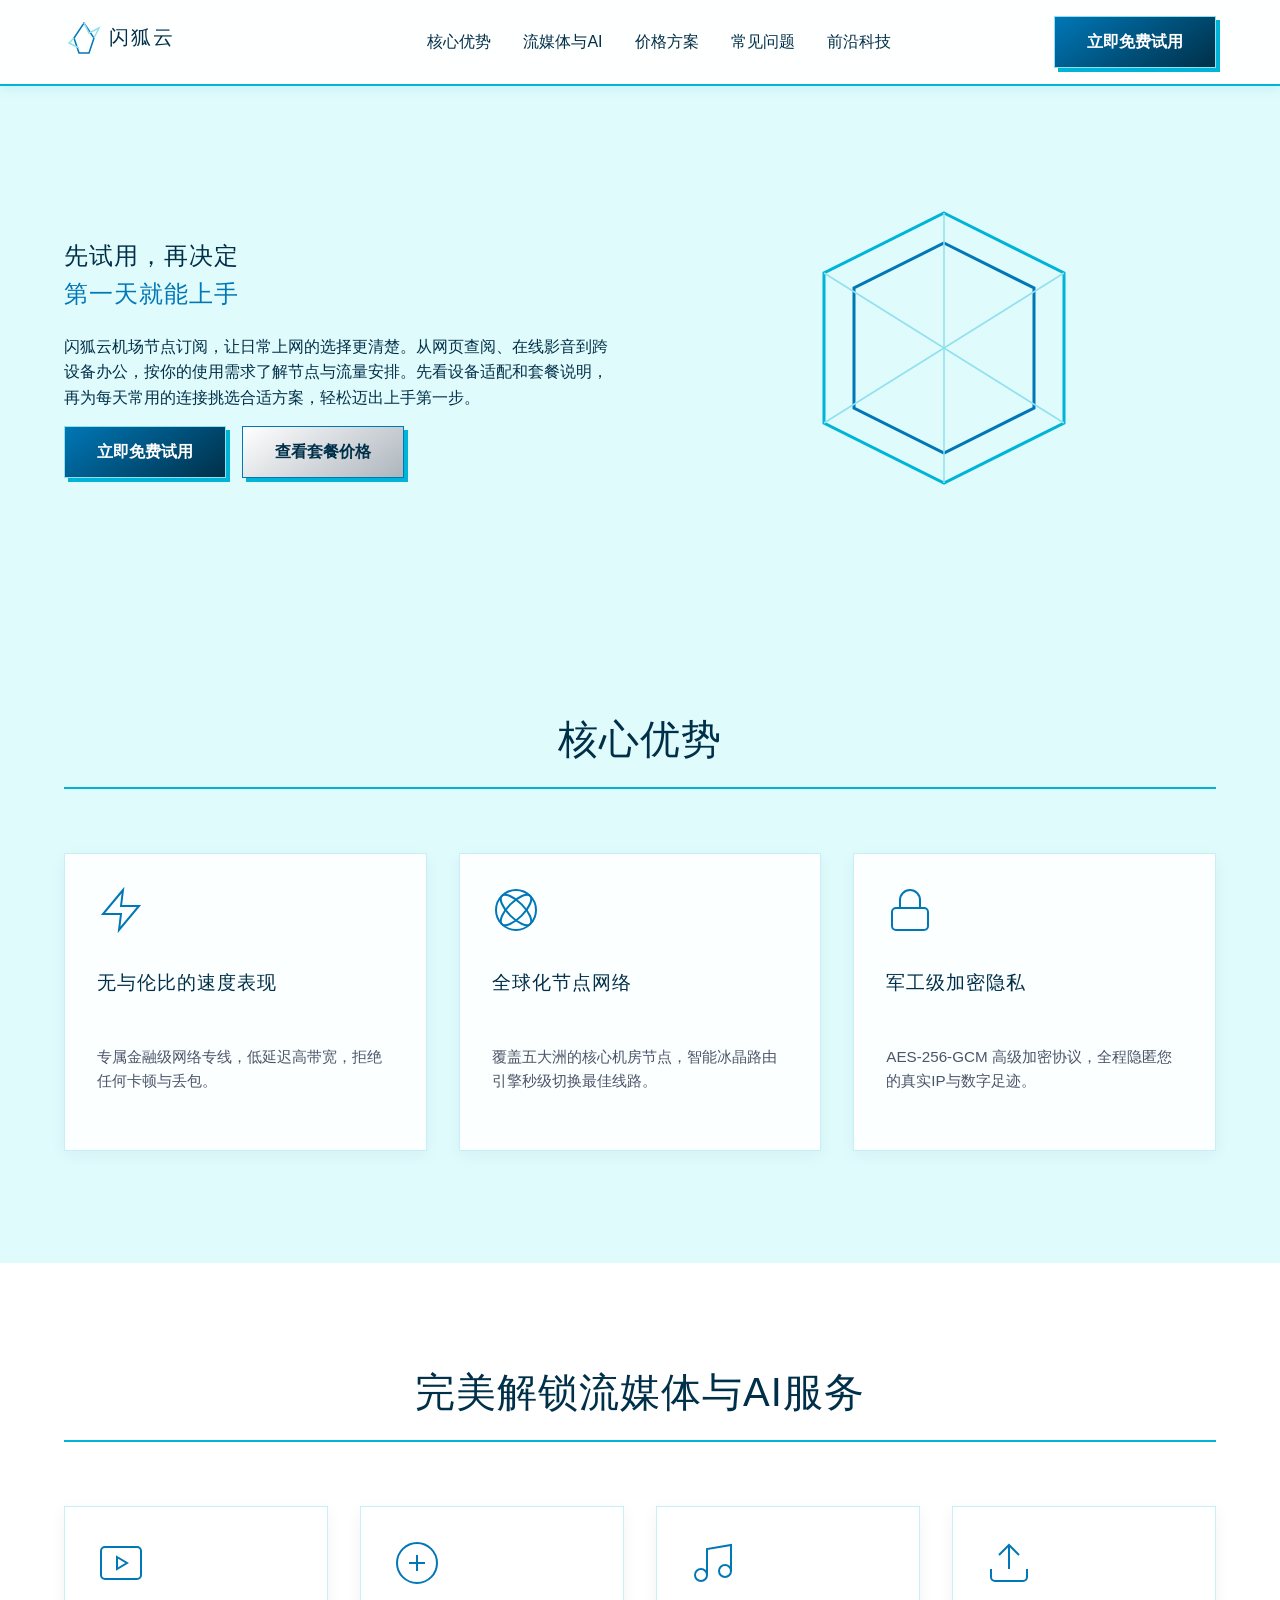
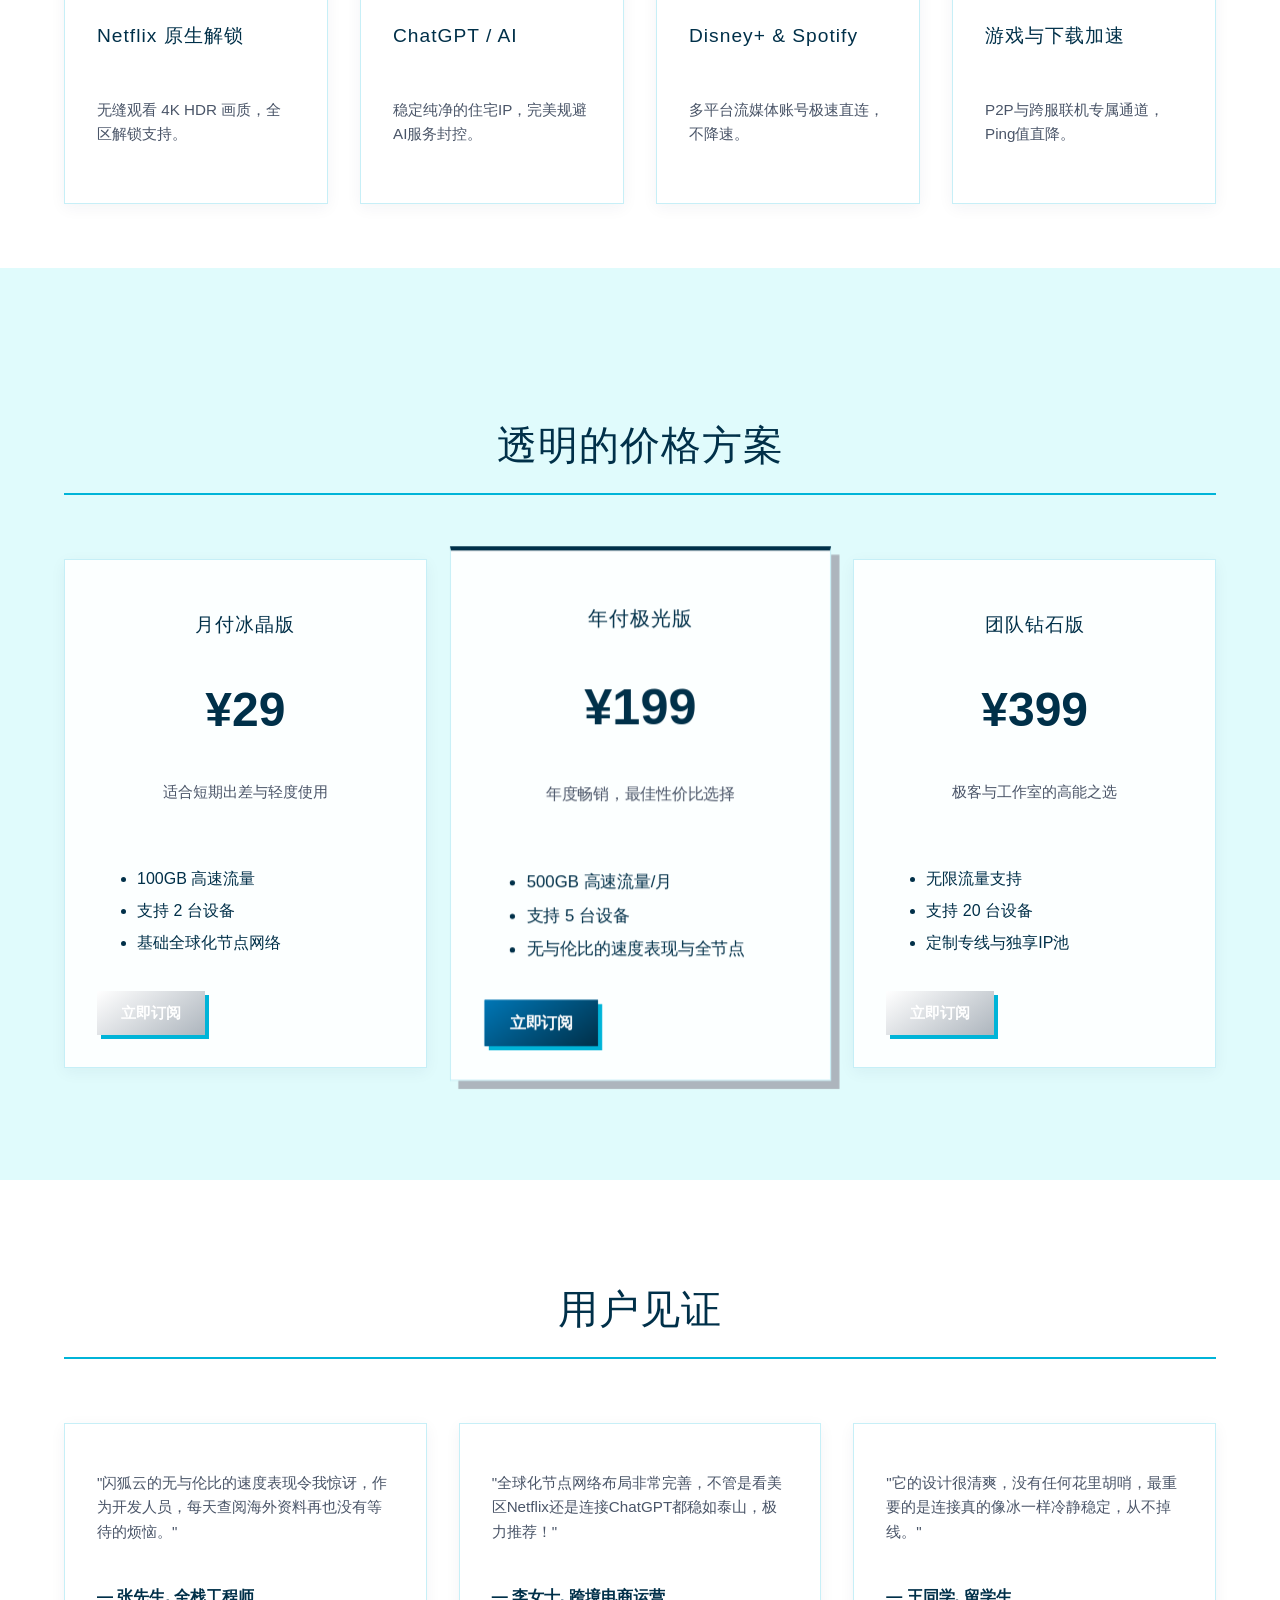
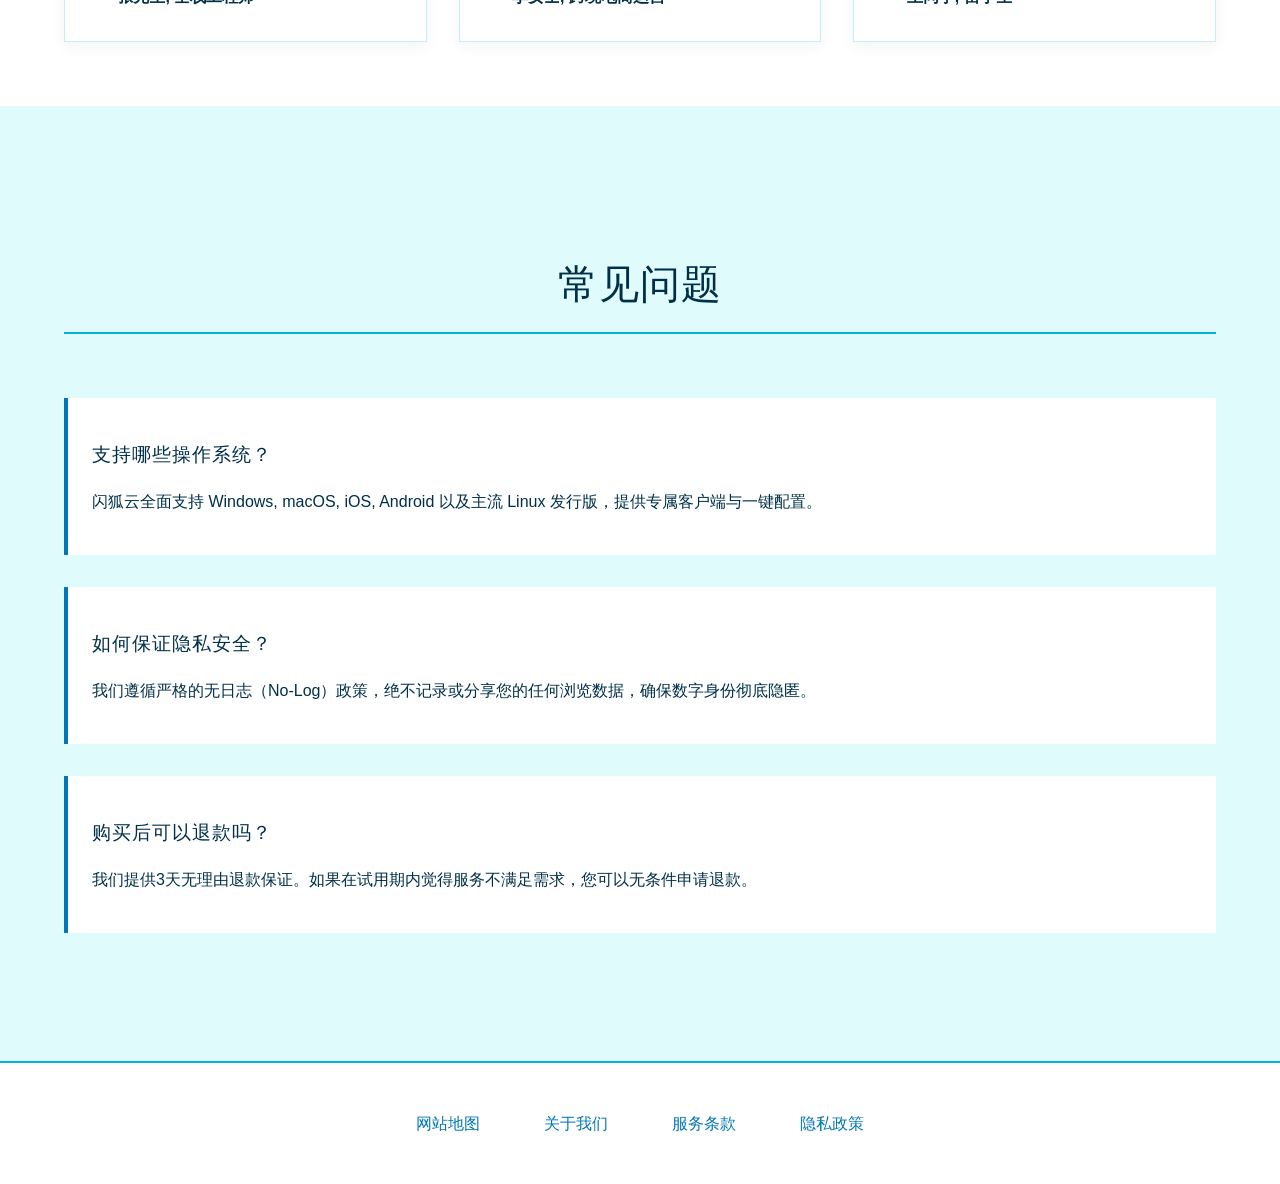
<file: index.html>
<!DOCTYPE html>

<html lang="zh-CN">
<head>
<meta charset="utf-8"/>
<meta content="width=device-width, initial-scale=1.0" name="viewport"/>
<title>闪狐云机场｜新手接入、设备设置与连接排障</title>
<meta content="闪狐云机场节点订阅，让日常上网的选择更清楚。从网页查阅、在线影音到跨设备办公，按你的使用需求了解节点与流量安排。先看设备适配和套餐说明，再为每天常用的连接挑选合适方案，轻松迈出上手第一步。" name="description"/>
<meta content="闪狐云, 机场推荐, 免费体验, Ubuntu客户端, 密码泄露自查, 虚拟机网络, UPS" name="keywords"/>
<meta content="闪狐云机场｜新手接入、设备设置与连接排障" property="og:title"/>
<meta content="闪狐云机场节点订阅，让日常上网的选择更清楚。从网页查阅、在线影音到跨设备办公，按你的使用需求了解节点与流量安排。先看设备适配和套餐说明，再为每天常用的连接挑选合适方案，轻松迈出上手第一步。" property="og:description"/>
<meta content="website" property="og:type"/>
<meta content="https://shanhucloud.sbs/" property="og:url"/>
<meta content="https://shanhucloud.sbs/images/og-image.jpg" property="og:image"/>
<script type="application/ld+json">
    {
      "@context": "https://schema.org",
      "@type": "Product",
      "name": "闪狐云代理服务",
      "description": "专为企业和高端用户打造的金融级低延迟代理加速服务，采用最新混淆协议。",
      "brand": {
        "@type": "Brand",
        "name": "闪狐云"
      },
      "offers": {
        "@type": "AggregateOffer",
        "lowPrice": "29",
        "highPrice": "399",
        "priceCurrency": "CNY"
      }
    }
    </script>
<link href="style.css" rel="stylesheet"/>
<style id="swc-mobile-layout-fix">@media(max-width:991px){.wrapper{grid-template-columns:minmax(0,1fr);}header{grid-template-columns:minmax(0,1fr);justify-items:center;box-sizing:border-box;width:100%;}section{padding:2rem 1.25rem;min-width:0;}.split-screen,.grid-3,.grid-4,.card-grid{grid-template-columns:minmax(0,1fr);gap:1.5rem;}.split-screen>*{min-width:0;}.hero-visual svg{max-width:100%;height:auto;}footer{grid-template-columns:minmax(0,1fr);gap:1rem;padding:2rem;text-align:center;}.btn{box-sizing:border-box;max-width:100%;}.pricing-card.featured{transform:none;}.hero-actions{grid-template-columns:minmax(0,1fr)!important;justify-content:stretch!important;}}</style></head>
<body>
<div class="wrapper">
<!-- Sticky Header -->
<header>
<div class="logo">
<!-- Ice Crystal Fox Fractal SVG -->
<svg aria-label="Graphic" height="40" role="img" viewbox="0 0 120 40" width="120" xmlns="http://www.w3.org/2000/svg">
<path d="M10,20 L20,5 L30,20 L25,35 L15,35 Z" fill="none" stroke="#0077b6" stroke-width="1.5"></path>
<path d="M20,5 L25,15 L35,10 L30,20" fill="none" stroke="#90e0ef" stroke-width="1.5"></path>
<path d="M10,20 L5,25 L15,30" fill="none" stroke="#90e0ef" stroke-width="1.5"></path>
<text fill="#003049" font-family="'PingFang SC', sans-serif" font-size="20" font-weight="300" letter-spacing="2" x="45" y="26">闪狐云</text>
</svg>
</div>
<nav>
<ul>
<li><a href="#features">核心优势</a></li>
<li><a href="#streaming">流媒体与AI</a></li>
<li><a href="#pricing">价格方案</a></li>
<li><a href="#faq">常见问题</a></li>
<li><a href="blog.html">前沿科技</a></li>
</ul>
</nav>
<div class="header-cta">
<a class="btn btn-primary" href="https://ww012.twilightaff.com/#/?code=A56DH1Af" rel="nofollow" target="_blank">立即免费试用</a>
</div>
</header>
<!-- Hero Section -->
<section class="split-screen hero">
<div class="hero-content">
<h1>先试用，再决定<br/><span style="color: var(--blue-primary)">第一天就能上手</span></h1>
<p>闪狐云机场节点订阅，让日常上网的选择更清楚。从网页查阅、在线影音到跨设备办公，按你的使用需求了解节点与流量安排。先看设备适配和套餐说明，再为每天常用的连接挑选合适方案，轻松迈出上手第一步。</p>
<div class="hero-actions" style="display: grid; grid-template-columns: auto auto; gap: 1rem; justify-content: start;">
<a class="btn btn-primary" href="https://ww012.twilightaff.com/#/?code=A56DH1Af" rel="nofollow" target="_blank">立即免费试用</a>
<a class="btn" href="#pricing">查看套餐价格</a>
</div>
</div>
<div class="hero-visual" style="display: grid; place-items: center;">
<svg aria-label="Graphic" height="300" role="img" viewbox="0 0 100 100" width="300">
<polygon fill="none" points="50,5 90,25 90,75 50,95 10,75 10,25" stroke="#00b4d8" stroke-width="1"></polygon>
<polygon fill="none" points="50,15 80,30 80,70 50,85 20,70 20,30" stroke="#0077b6" stroke-width="1"></polygon>
<line stroke="#90e0ef" stroke-width="0.5" x1="50" x2="50" y1="5" y2="95"></line>
<line stroke="#90e0ef" stroke-width="0.5" x1="10" x2="90" y1="25" y2="75"></line>
<line stroke="#90e0ef" stroke-width="0.5" x1="10" x2="90" y1="75" y2="25"></line>
</svg>
</div>
</section>
<!-- Core Features -->
<section id="features">
<h2 class="section-title">核心优势</h2>
<div class="grid-3">
<div class="card">
<svg aria-label="Graphic" class="card-icon" role="img" viewbox="0 0 24 24"><path d="M13 2L3 14h9l-1 8 10-12h-9l1-8z"></path></svg>
<h3>无与伦比的速度表现</h3>
<p>专属金融级网络专线，低延迟高带宽，拒绝任何卡顿与丢包。</p>
</div>
<div class="card">
<svg aria-label="Graphic" class="card-icon" role="img" viewbox="0 0 24 24"><circle cx="12" cy="12" r="10"></circle><ellipse cx="12" cy="12" rx="10" ry="4" transform="rotate(45 12 12)"></ellipse><ellipse cx="12" cy="12" rx="10" ry="4" transform="rotate(-45 12 12)"></ellipse></svg>
<h3>全球化节点网络</h3>
<p>覆盖五大洲的核心机房节点，智能冰晶路由引擎秒级切换最佳线路。</p>
</div>
<div class="card">
<svg aria-label="Graphic" class="card-icon" role="img" viewbox="0 0 24 24"><rect height="11" rx="2" ry="2" width="18" x="3" y="11"></rect><path d="M7 11V7a5 5 0 0110 0v4"></path></svg>
<h3>军工级加密隐私</h3>
<p>AES-256-GCM 高级加密协议，全程隐匿您的真实IP与数字足迹。</p>
</div>
</div>
</section>
<!-- Streaming & AI -->
<section id="streaming" style="background: var(--white-pure);">
<h2 class="section-title">完美解锁流媒体与AI服务</h2>
<div class="grid-4">
<div class="card">
<svg aria-label="Graphic" class="card-icon" role="img" viewbox="0 0 24 24"><rect height="16" rx="2" width="20" x="2" y="4"></rect><polygon points="10,9 15,12 10,15"></polygon></svg>
<h3>Netflix 原生解锁</h3>
<p>无缝观看 4K HDR 画质，全区解锁支持。</p>
</div>
<div class="card">
<svg aria-label="Graphic" class="card-icon" role="img" viewbox="0 0 24 24"><circle cx="12" cy="12" r="10"></circle><path d="M8 12h8 M12 8v8"></path></svg>
<h3>ChatGPT / AI</h3>
<p>稳定纯净的住宅IP，完美规避AI服务封控。</p>
</div>
<div class="card">
<svg aria-label="Graphic" class="card-icon" role="img" viewbox="0 0 24 24"><path d="M9 18V5l12-2v13"></path><circle cx="6" cy="18" r="3"></circle><circle cx="18" cy="16" r="3"></circle></svg>
<h3>Disney+ &amp; Spotify</h3>
<p>多平台流媒体账号极速直连，不降速。</p>
</div>
<div class="card">
<svg aria-label="Graphic" class="card-icon" role="img" viewbox="0 0 24 24"><path d="M21 15v4a2 2 0 0 1-2 2H5a2 2 0 0 1-2-2v-4"></path><polyline points="17 8 12 3 7 8"></polyline><line x1="12" x2="12" y1="3" y2="15"></line></svg>
<h3>游戏与下载加速</h3>
<p>P2P与跨服联机专属通道，Ping值直降。</p>
</div>
</div>
</section>
<!-- Pricing (3 Columns) -->
<section id="pricing">
<h2 class="section-title">透明的价格方案</h2>
<div class="grid-3">
<div class="card pricing-card">
<h3>月付冰晶版</h3>
<div class="price">¥29</div>
<p>适合短期出差与轻度使用</p>
<ul style="text-align:left; line-height: 2;">
<li>100GB 高速流量</li>
<li>支持 2 台设备</li>
<li>基础全球化节点网络</li>
</ul>
<a class="btn" href="https://ww012.twilightaff.com/#/?code=A56DH1Af" rel="nofollow" target="_blank">立即订阅</a>
</div>
<div class="card pricing-card featured">
<h3>年付极光版</h3>
<div class="price">¥199</div>
<p>年度畅销，最佳性价比选择</p>
<ul style="text-align:left; line-height: 2;">
<li>500GB 高速流量/月</li>
<li>支持 5 台设备</li>
<li>无与伦比的速度表现与全节点</li>
</ul>
<a class="btn btn-primary" href="https://ww012.twilightaff.com/#/?code=A56DH1Af" rel="nofollow" target="_blank">立即订阅</a>
</div>
<div class="card pricing-card">
<h3>团队钻石版</h3>
<div class="price">¥399</div>
<p>极客与工作室的高能之选</p>
<ul style="text-align:left; line-height: 2;">
<li>无限流量支持</li>
<li>支持 20 台设备</li>
<li>定制专线与独享IP池</li>
</ul>
<a class="btn" href="https://ww012.twilightaff.com/#/?code=A56DH1Af" rel="nofollow" target="_blank">立即订阅</a>
</div>
</div>
</section>
<!-- Testimonials -->
<section id="testimonials" style="background: var(--white-pure);">
<h2 class="section-title">用户见证</h2>
<div class="grid-3">
<div class="card">
<p>"闪狐云的无与伦比的速度表现令我惊讶，作为开发人员，每天查阅海外资料再也没有等待的烦恼。"</p>
<strong>— 张先生, 全栈工程师</strong>
</div>
<div class="card">
<p>"全球化节点网络布局非常完善，不管是看美区Netflix还是连接ChatGPT都稳如泰山，极力推荐！"</p>
<strong>— 李女士, 跨境电商运营</strong>
</div>
<div class="card">
<p>"它的设计很清爽，没有任何花里胡哨，最重要的是连接真的像冰一样冷静稳定，从不掉线。"</p>
<strong>— 王同学, 留学生</strong>
</div>
</div>
</section>
<!-- FAQ -->
<section id="faq">
<h2 class="section-title">常见问题</h2>
<div class="faq-container" style="display: grid; gap: 1rem;">
<div class="faq-item">
<h3>支持哪些操作系统？</h3>
<p>闪狐云全面支持 Windows, macOS, iOS, Android 以及主流 Linux 发行版，提供专属客户端与一键配置。</p>
</div>
<div class="faq-item">
<h3>如何保证隐私安全？</h3>
<p>我们遵循严格的无日志（No-Log）政策，绝不记录或分享您的任何浏览数据，确保数字身份彻底隐匿。</p>
</div>
<div class="faq-item">
<h3>购买后可以退款吗？</h3>
<p>我们提供3天无理由退款保证。如果在试用期内觉得服务不满足需求，您可以无条件申请退款。</p>
</div>
</div>
</section>
<!-- Footer -->
<footer>
<a href="sitemap.html">网站地图</a>
<a href="about.html">关于我们</a>
<a href="terms.html">服务条款</a>
<a href="privacy.html">隐私政策</a>
</footer>
</div>
</body>
</html>
</file>
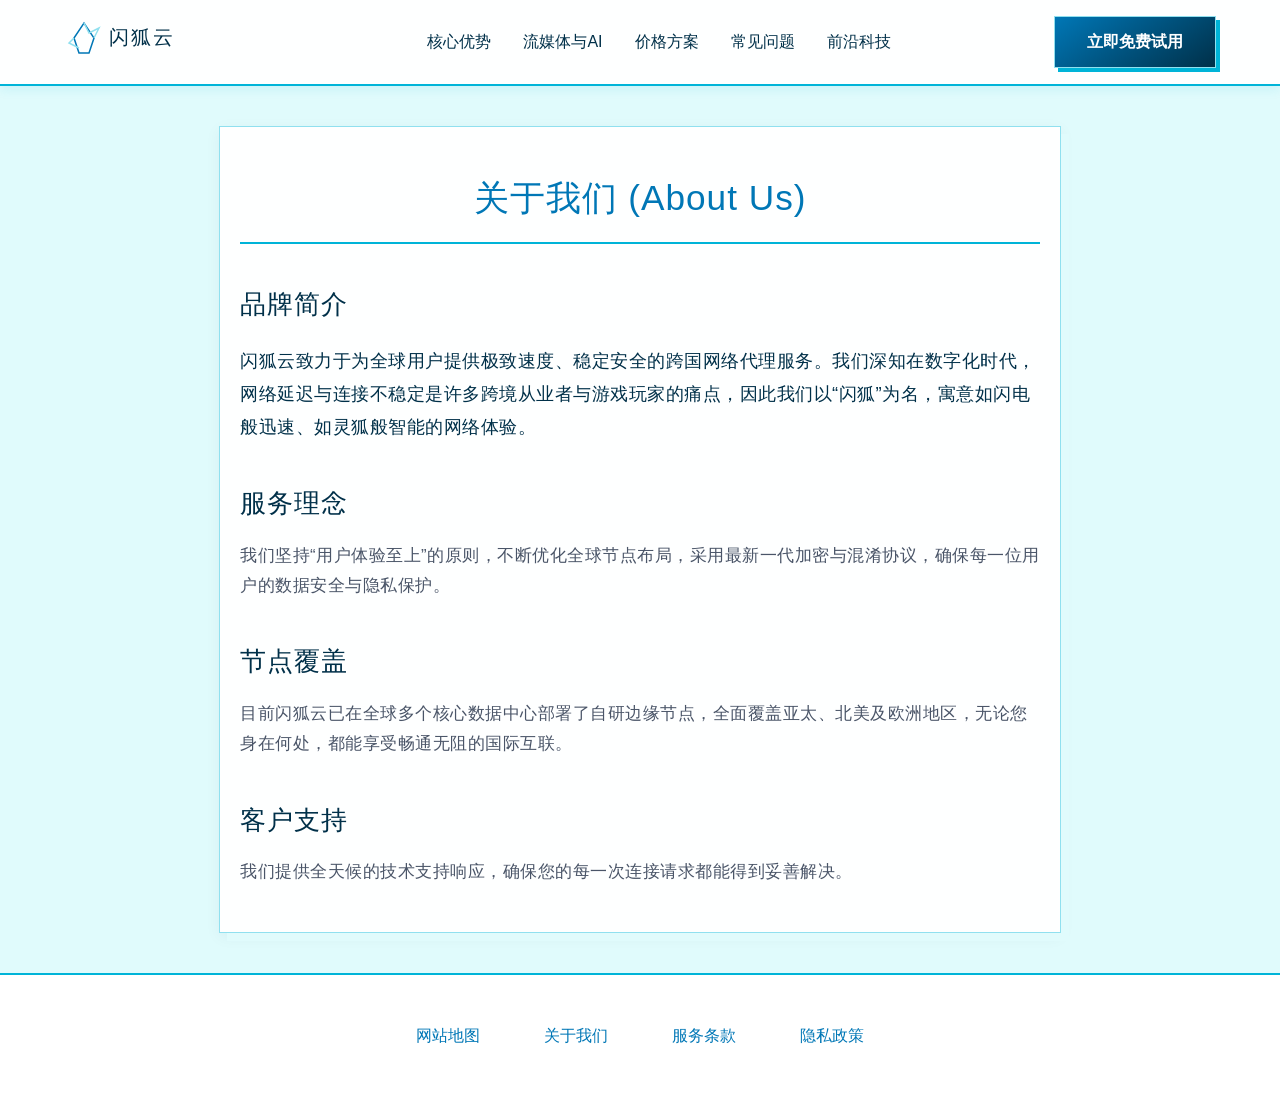
<file: about.html>
<!DOCTYPE html>
<html lang="zh-CN">
<head>
<meta charset="UTF-8">
<meta name="viewport" content="width=device-width, initial-scale=1.0">
<link rel="stylesheet" href="style.css">
<title>关于我们 - 闪狐云</title>
</head>
<body>
<header>
        <div class="logo">
            <!-- Ice Crystal Fox Fractal SVG -->
            <svg role="img" aria-label="Graphic" width="120" height="40" viewBox="0 0 120 40" xmlns="http://www.w3.org/2000/svg">
                <path d="M10,20 L20,5 L30,20 L25,35 L15,35 Z" fill="none" stroke="#0077b6" stroke-width="1.5" />
                <path d="M20,5 L25,15 L35,10 L30,20" fill="none" stroke="#90e0ef" stroke-width="1.5" />
                <path d="M10,20 L5,25 L15,30" fill="none" stroke="#90e0ef" stroke-width="1.5" />
                <text x="45" y="26" font-family="'PingFang SC', sans-serif" font-size="20" font-weight="300" fill="#003049" letter-spacing="2">闪狐云</text>
            </svg>
        </div>
        <nav>
            <ul>
                <li><a href="#features">核心优势</a></li>
                <li><a href="#streaming">流媒体与AI</a></li>
                <li><a href="#pricing">价格方案</a></li>
                <li><a href="#faq">常见问题</a></li>
                <li><a href="blog.html">前沿科技</a></li>
            </ul>
        </nav>
        <div class="header-cta">
            <a href="https://ww012.twilightaff.com/#/?code=A56DH1Af" rel="nofollow" target="_blank" class="btn btn-primary">立即免费试用</a>
        </div>
    </header>
<main class="article-container seo-article subpage-container" style="max-width: 800px; margin: 40px auto; padding: 20px;">
<h1>关于我们 (About Us)</h1>
<h2>品牌简介</h2><p>闪狐云致力于为全球用户提供极致速度、稳定安全的跨国网络代理服务。我们深知在数字化时代，网络延迟与连接不稳定是许多跨境从业者与游戏玩家的痛点，因此我们以“闪狐”为名，寓意如闪电般迅速、如灵狐般智能的网络体验。</p>
<h2>服务理念</h2><p>我们坚持“用户体验至上”的原则，不断优化全球节点布局，采用最新一代加密与混淆协议，确保每一位用户的数据安全与隐私保护。</p>
<h2>节点覆盖</h2><p>目前闪狐云已在全球多个核心数据中心部署了自研边缘节点，全面覆盖亚太、北美及欧洲地区，无论您身在何处，都能享受畅通无阻的国际互联。</p>
<h2>客户支持</h2><p>我们提供全天候的技术支持响应，确保您的每一次连接请求都能得到妥善解决。</p>
</main>
<footer>
        <a href="sitemap.html">网站地图</a>
        <a href="about.html">关于我们</a>
        <a href="terms.html">服务条款</a>
        <a href="privacy.html">隐私政策</a>
    </footer>
</body>
</html>
</file>
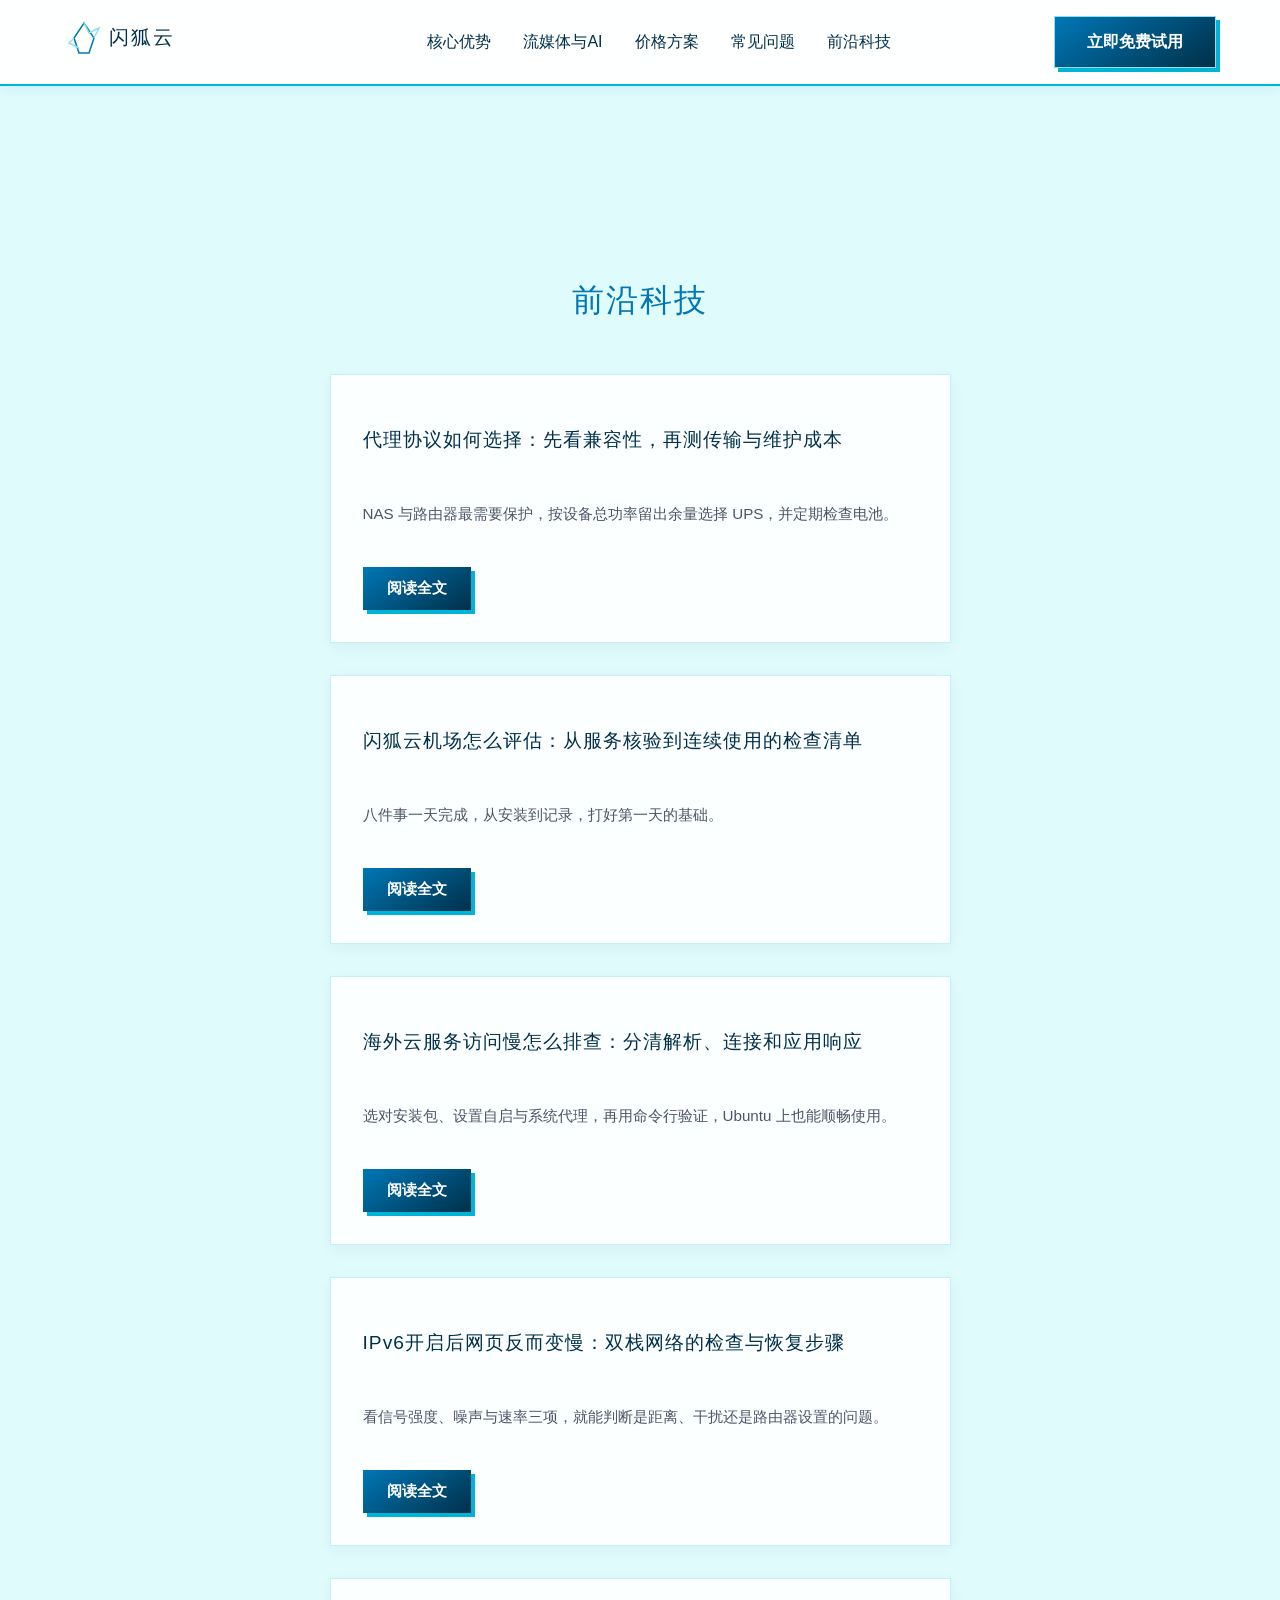
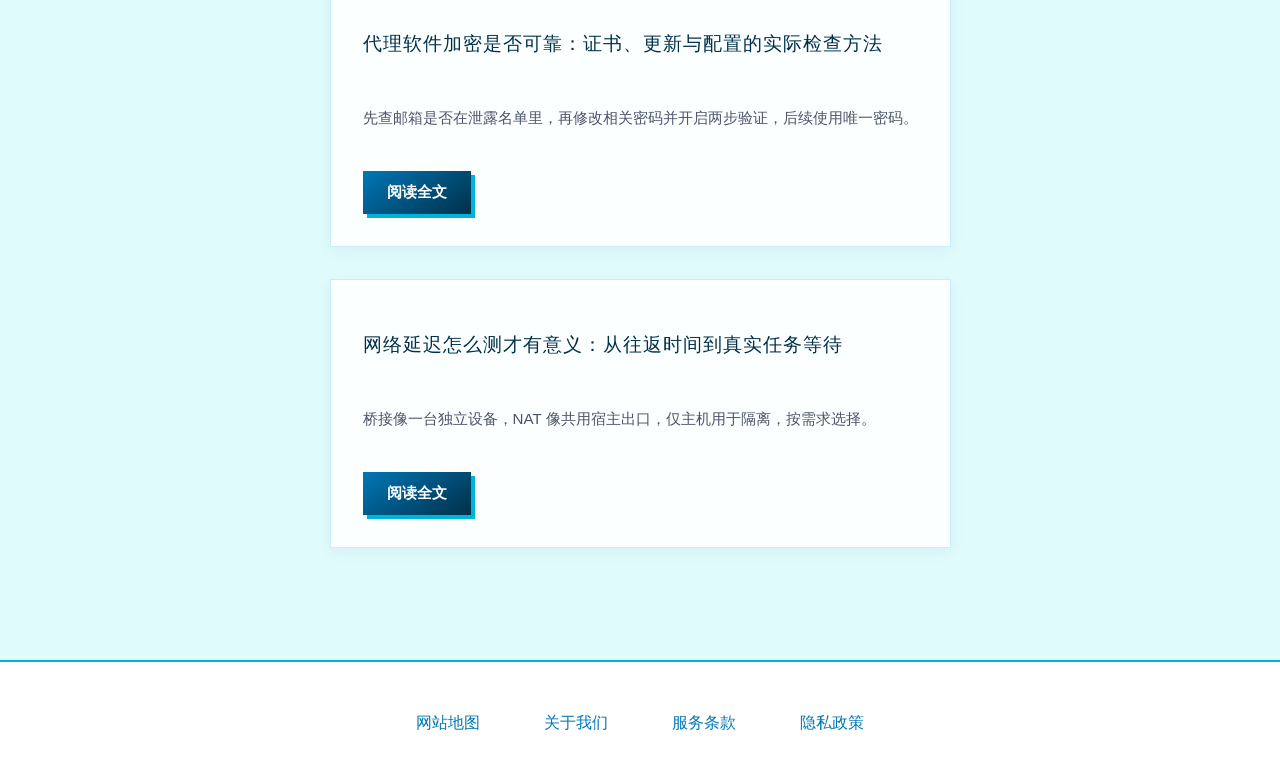
<file: blog.html>
<!DOCTYPE html>

<html lang="zh-CN">
<head>
<meta charset="utf-8"/>
<meta content="width=device-width, initial-scale=1.0" name="viewport"/>
<title>行业洞察：Linux、虚拟机与设备保护指南 - 闪狐云</title>
<meta content="闪狐云行业洞察：Ubuntu 客户端、密码泄露自查、Mac 无线诊断、虚拟机网络模式、UPS 保护与第一天上手备忘。" name="description"/>
<meta content="最新混淆协议, 金融级低延迟, 翻墙梯子推荐, 代理技术, 边缘网络, 闪狐云" name="keywords"/>
<meta content="前沿科技与最新混淆协议 - 闪狐云" property="og:title"/>
<meta content="深度解析最新混淆协议、冰晶路由技术与金融级低延迟架构。" property="og:description"/>
<meta content="website" property="og:type"/>
<meta content="https://shanhucloud.sbs/blog.html" property="og:url"/>
<link href="style.css" rel="stylesheet"/>
</head>
<body>
<div class="wrapper">
<header>
<div class="logo">
<!-- Ice Crystal Fox Fractal SVG -->
<svg aria-label="Graphic" height="40" role="img" viewbox="0 0 120 40" width="120" xmlns="http://www.w3.org/2000/svg">
<path d="M10,20 L20,5 L30,20 L25,35 L15,35 Z" fill="none" stroke="#0077b6" stroke-width="1.5"></path>
<path d="M20,5 L25,15 L35,10 L30,20" fill="none" stroke="#90e0ef" stroke-width="1.5"></path>
<path d="M10,20 L5,25 L15,30" fill="none" stroke="#90e0ef" stroke-width="1.5"></path>
<text fill="#003049" font-family="'PingFang SC', sans-serif" font-size="20" font-weight="300" letter-spacing="2" x="45" y="26">闪狐云</text>
</svg>
</div>
<nav>
<ul>
<li><a href="#features">核心优势</a></li>
<li><a href="#streaming">流媒体与AI</a></li>
<li><a href="#pricing">价格方案</a></li>
<li><a href="#faq">常见问题</a></li>
<li><a href="blog.html">前沿科技</a></li>
</ul>
</nav>
<div class="header-cta">
<a class="btn btn-primary" href="https://ww012.twilightaff.com/#/?code=A56DH1Af" rel="nofollow" target="_blank">立即免费试用</a>
</div>
</header>
<main style="padding: 120px 2rem 4rem; max-width: 1200px; margin: 0 auto; min-height: 80vh;">
<h1 class="page-title" style="text-align: center; color: #0077b6; margin-bottom: 3rem; font-weight: 300; letter-spacing: 2px;">前沿科技</h1>
<div class="card-grid">
<div class="card">
<h3>代理协议如何选择：先看兼容性，再测传输与维护成本</h3>
<p>NAS 与路由器最需要保护，按设备总功率留出余量选择 UPS，并定期检查电池。</p>
<a class="btn btn-primary" href="next-gen-protocols.html">阅读全文</a>
</div>
<div class="card">
<h3>闪狐云机场怎么评估：从服务核验到连续使用的检查清单</h3>
<p>八件事一天完成，从安装到记录，打好第一天的基础。</p>
<a class="btn btn-primary" href="shanhucloud-tech.html">阅读全文</a>
</div>
<div class="card">
<h3>海外云服务访问慢怎么排查：分清解析、连接和应用响应</h3>
<p>选对安装包、设置自启与系统代理，再用命令行验证，Ubuntu 上也能顺畅使用。</p>
<a class="btn btn-primary" href="cloud-computing-network.html">阅读全文</a>
</div>
<div class="card">
<h3>IPv6开启后网页反而变慢：双栈网络的检查与恢复步骤</h3>
<p>看信号强度、噪声与速率三项，就能判断是距离、干扰还是路由器设置的问题。</p>
<a class="btn btn-primary" href="ipv6-deployment.html">阅读全文</a>
</div>
<div class="card">
<h3>代理软件加密是否可靠：证书、更新与配置的实际检查方法</h3>
<p>先查邮箱是否在泄露名单里，再修改相关密码并开启两步验证，后续使用唯一密码。</p>
<a class="btn btn-primary" href="encryption-standards.html">阅读全文</a>
</div>
<div class="card">
<h3>网络延迟怎么测才有意义：从往返时间到真实任务等待</h3>
<p>桥接像一台独立设备，NAT 像共用宿主出口，仅主机用于隔离，按需求选择。</p>
<a class="btn btn-primary" href="latency-analysis.html">阅读全文</a>
</div>
</div>
</main>
<footer>
<a href="sitemap.html">网站地图</a>
<a href="about.html">关于我们</a>
<a href="terms.html">服务条款</a>
<a href="privacy.html">隐私政策</a>
</footer>
</div>
</body>
</html>
</file>
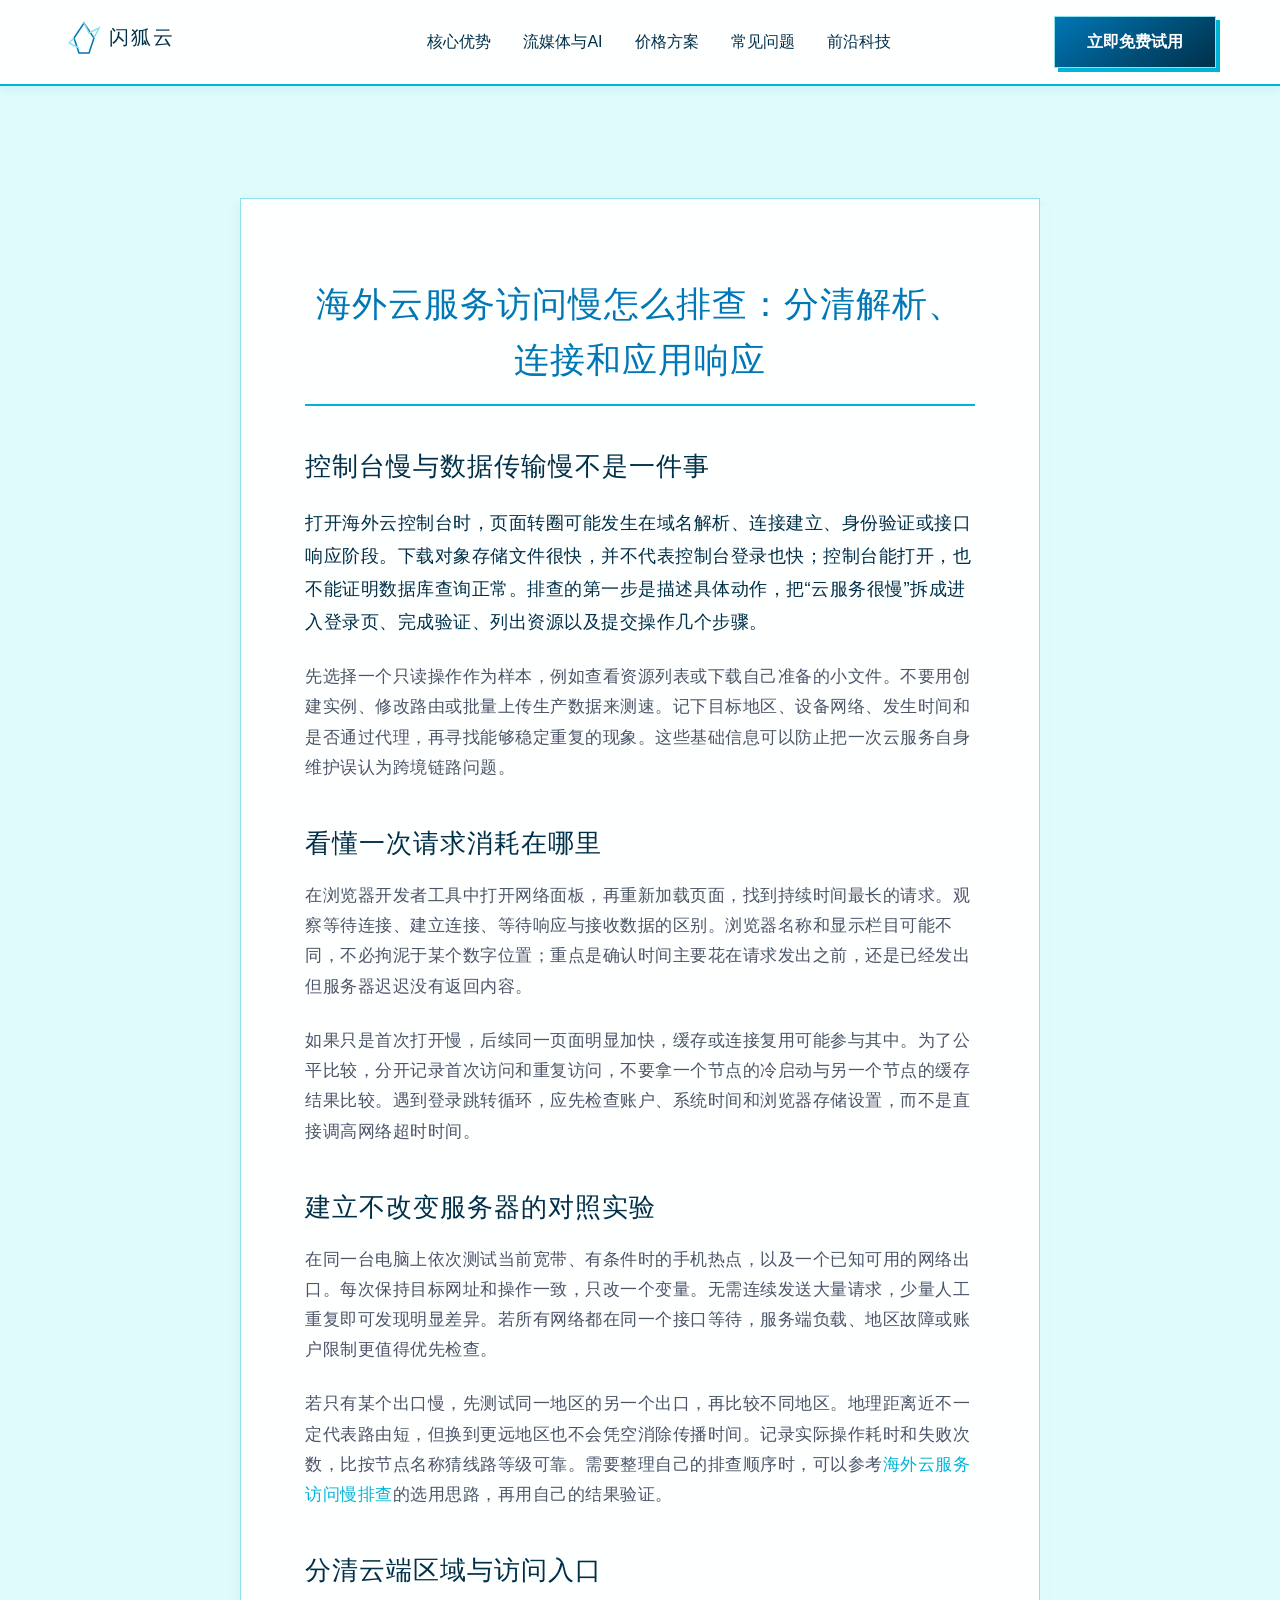
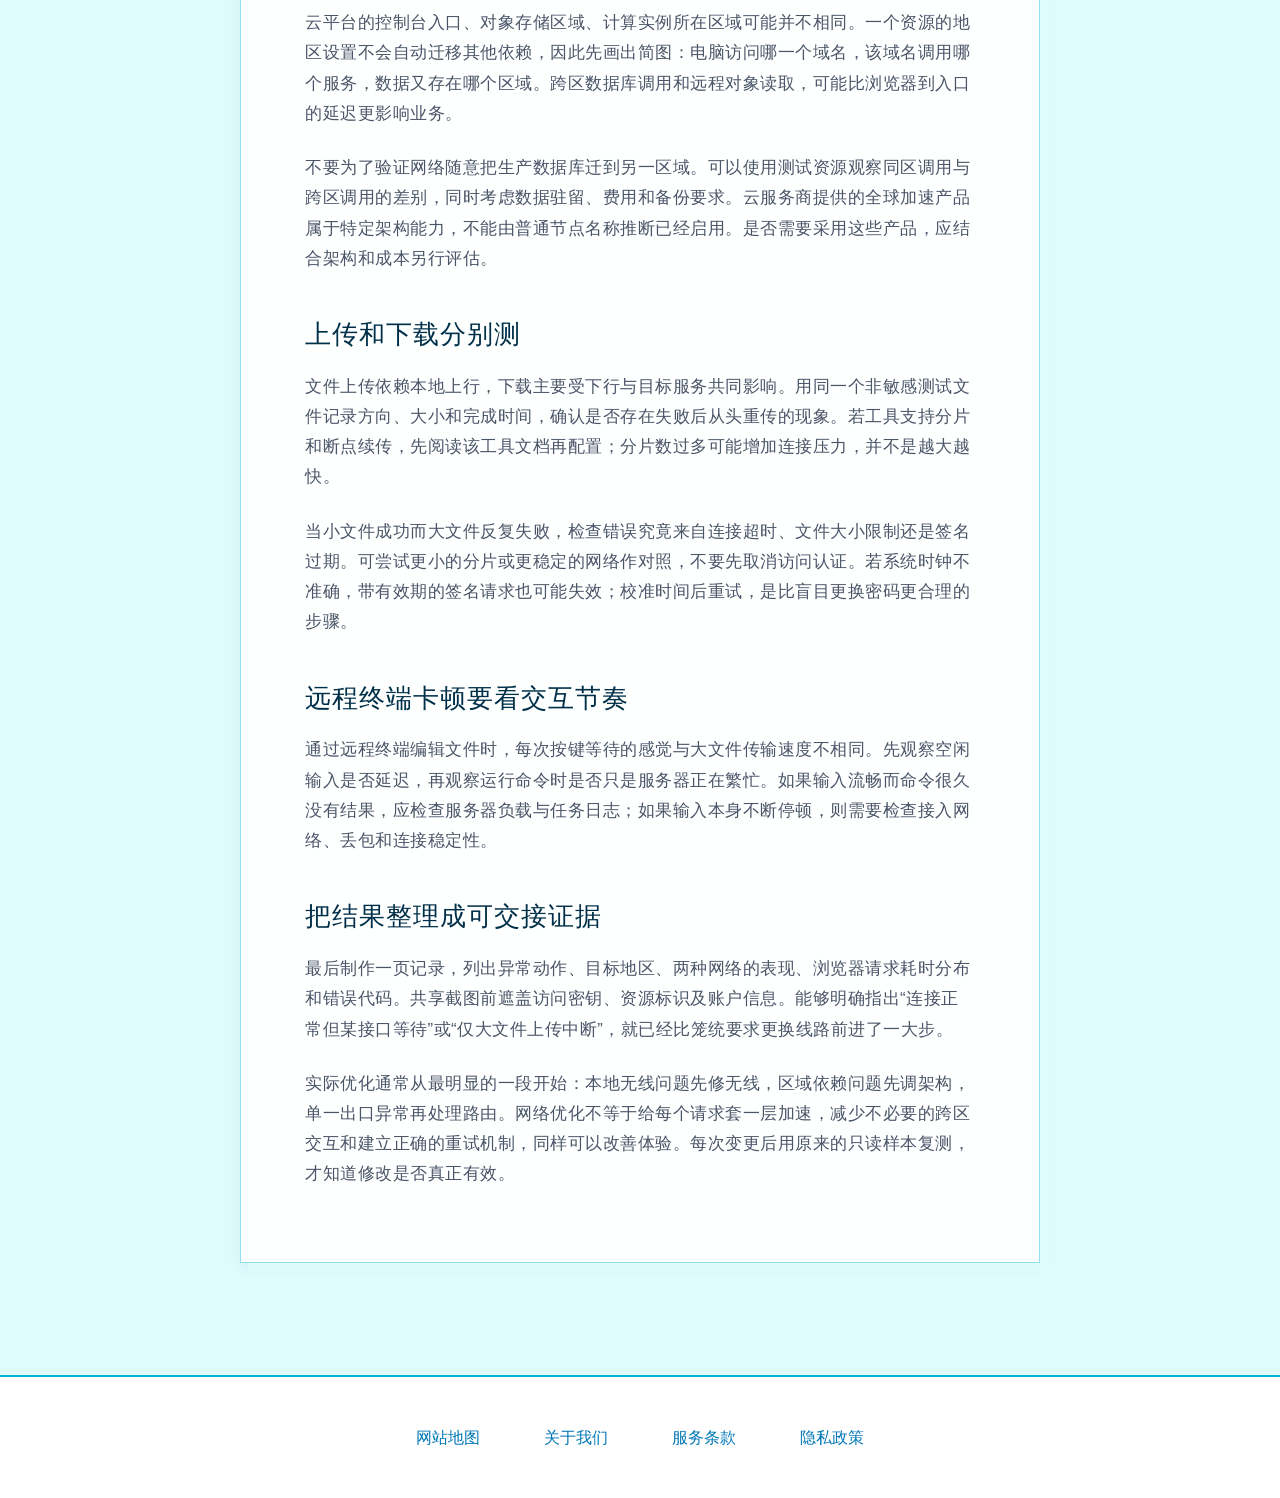
<file: cloud-computing-network.html>
<!DOCTYPE html>

<html lang="zh-CN">
<head>
<meta charset="utf-8"/>
<meta content="width=device-width, initial-scale=1.0" name="viewport"/>
<title>海外云服务访问慢怎么排查：分清解析、连接和应用响应</title>
<meta content="海外云服务访问慢怎么排查：分清解析、连接和应用响应。通过场景拆解、可执行检查与结果判断，区分配置、链路与服务问题，避免凭单次测速或宣传承诺作结论。" name="description"/>
<link href="style.css" rel="stylesheet"/>
</head>
<body>
<div class="wrapper">
<header>
<div class="logo">
<!-- Ice Crystal Fox Fractal SVG -->
<svg height="40" viewbox="0 0 120 40" width="120" xmlns="http://www.w3.org/2000/svg">
<path d="M10,20 L20,5 L30,20 L25,35 L15,35 Z" fill="none" stroke="#0077b6" stroke-width="1.5"></path>
<path d="M20,5 L25,15 L35,10 L30,20" fill="none" stroke="#90e0ef" stroke-width="1.5"></path>
<path d="M10,20 L5,25 L15,30" fill="none" stroke="#90e0ef" stroke-width="1.5"></path>
<text fill="#003049" font-family="'PingFang SC', sans-serif" font-size="20" font-weight="300" letter-spacing="2" x="45" y="26">闪狐云</text>
</svg>
</div>
<nav>
<ul>
<li><a href="index.html#features">核心优势</a></li>
<li><a href="index.html#streaming">流媒体与AI</a></li>
<li><a href="index.html#pricing">价格方案</a></li>
<li><a href="index.html#faq">常见问题</a></li>
<li><a href="blog.html">前沿科技</a></li>
</ul>
</nav>
<div class="header-cta">
<a class="btn btn-primary" href="https://ww012.twilightaff.com/#/?code=A56DH1Af" rel="nofollow" target="_blank">立即免费试用</a>
</div>
</header>
<main class="article-container">
<article class="seo-article"><h1>海外云服务访问慢怎么排查：分清解析、连接和应用响应</h1><div data-swc-article-body="2026-11-16"><h2>控制台慢与数据传输慢不是一件事</h2>
<p>打开海外云控制台时，页面转圈可能发生在域名解析、连接建立、身份验证或接口响应阶段。下载对象存储文件很快，并不代表控制台登录也快；控制台能打开，也不能证明数据库查询正常。排查的第一步是描述具体动作，把“云服务很慢”拆成进入登录页、完成验证、列出资源以及提交操作几个步骤。</p>
<p>先选择一个只读操作作为样本，例如查看资源列表或下载自己准备的小文件。不要用创建实例、修改路由或批量上传生产数据来测速。记下目标地区、设备网络、发生时间和是否通过代理，再寻找能够稳定重复的现象。这些基础信息可以防止把一次云服务自身维护误认为跨境链路问题。</p>
<h2>看懂一次请求消耗在哪里</h2>
<p>在浏览器开发者工具中打开网络面板，再重新加载页面，找到持续时间最长的请求。观察等待连接、建立连接、等待响应与接收数据的区别。浏览器名称和显示栏目可能不同，不必拘泥于某个数字位置；重点是确认时间主要花在请求发出之前，还是已经发出但服务器迟迟没有返回内容。</p>
<p>如果只是首次打开慢，后续同一页面明显加快，缓存或连接复用可能参与其中。为了公平比较，分开记录首次访问和重复访问，不要拿一个节点的冷启动与另一个节点的缓存结果比较。遇到登录跳转循环，应先检查账户、系统时间和浏览器存储设置，而不是直接调高网络超时时间。</p>
<h2>建立不改变服务器的对照实验</h2>
<p>在同一台电脑上依次测试当前宽带、有条件时的手机热点，以及一个已知可用的网络出口。每次保持目标网址和操作一致，只改一个变量。无需连续发送大量请求，少量人工重复即可发现明显差异。若所有网络都在同一个接口等待，服务端负载、地区故障或账户限制更值得优先检查。</p>
<p>若只有某个出口慢，先测试同一地区的另一个出口，再比较不同地区。地理距离近不一定代表路由短，但换到更远地区也不会凭空消除传播时间。记录实际操作耗时和失败次数，比按节点名称猜线路等级可靠。需要整理自己的排查顺序时，可以参考<a href="https://dajichang.mom/">海外云服务访问慢排查</a>的选用思路，再用自己的结果验证。</p>
<h2>分清云端区域与访问入口</h2>
<p>云平台的控制台入口、对象存储区域、计算实例所在区域可能并不相同。一个资源的地区设置不会自动迁移其他依赖，因此先画出简图：电脑访问哪一个域名，该域名调用哪个服务，数据又存在哪个区域。跨区数据库调用和远程对象读取，可能比浏览器到入口的延迟更影响业务。</p>
<p>不要为了验证网络随意把生产数据库迁到另一区域。可以使用测试资源观察同区调用与跨区调用的差别，同时考虑数据驻留、费用和备份要求。云服务商提供的全球加速产品属于特定架构能力，不能由普通节点名称推断已经启用。是否需要采用这些产品，应结合架构和成本另行评估。</p>
<h2>上传和下载分别测</h2>
<p>文件上传依赖本地上行，下载主要受下行与目标服务共同影响。用同一个非敏感测试文件记录方向、大小和完成时间，确认是否存在失败后从头重传的现象。若工具支持分片和断点续传，先阅读该工具文档再配置；分片数过多可能增加连接压力，并不是越大越快。</p>
<p>当小文件成功而大文件反复失败，检查错误究竟来自连接超时、文件大小限制还是签名过期。可尝试更小的分片或更稳定的网络作对照，不要先取消访问认证。若系统时钟不准确，带有效期的签名请求也可能失效；校准时间后重试，是比盲目更换密码更合理的步骤。</p>
<h2>远程终端卡顿要看交互节奏</h2>
<p>通过远程终端编辑文件时，每次按键等待的感觉与大文件传输速度不相同。先观察空闲输入是否延迟，再观察运行命令时是否只是服务器正在繁忙。如果输入流畅而命令很久没有结果，应检查服务器负载与任务日志；如果输入本身不断停顿，则需要检查接入网络、丢包和连接稳定性。</p>
<h2>把结果整理成可交接证据</h2>
<p>最后制作一页记录，列出异常动作、目标地区、两种网络的表现、浏览器请求耗时分布和错误代码。共享截图前遮盖访问密钥、资源标识及账户信息。能够明确指出“连接正常但某接口等待”或“仅大文件上传中断”，就已经比笼统要求更换线路前进了一大步。</p>
<p>实际优化通常从最明显的一段开始：本地无线问题先修无线，区域依赖问题先调架构，单一出口异常再处理路由。网络优化不等于给每个请求套一层加速，减少不必要的跨区交互和建立正确的重试机制，同样可以改善体验。每次变更后用原来的只读样本复测，才知道修改是否真正有效。</p></div></article>
</main>
<footer>
<a href="sitemap.html">网站地图</a>
<a href="about.html">关于我们</a>
<a href="terms.html">服务条款</a>
<a href="privacy.html">隐私政策</a>
</footer>
</div>
</body>
</html>
</file>
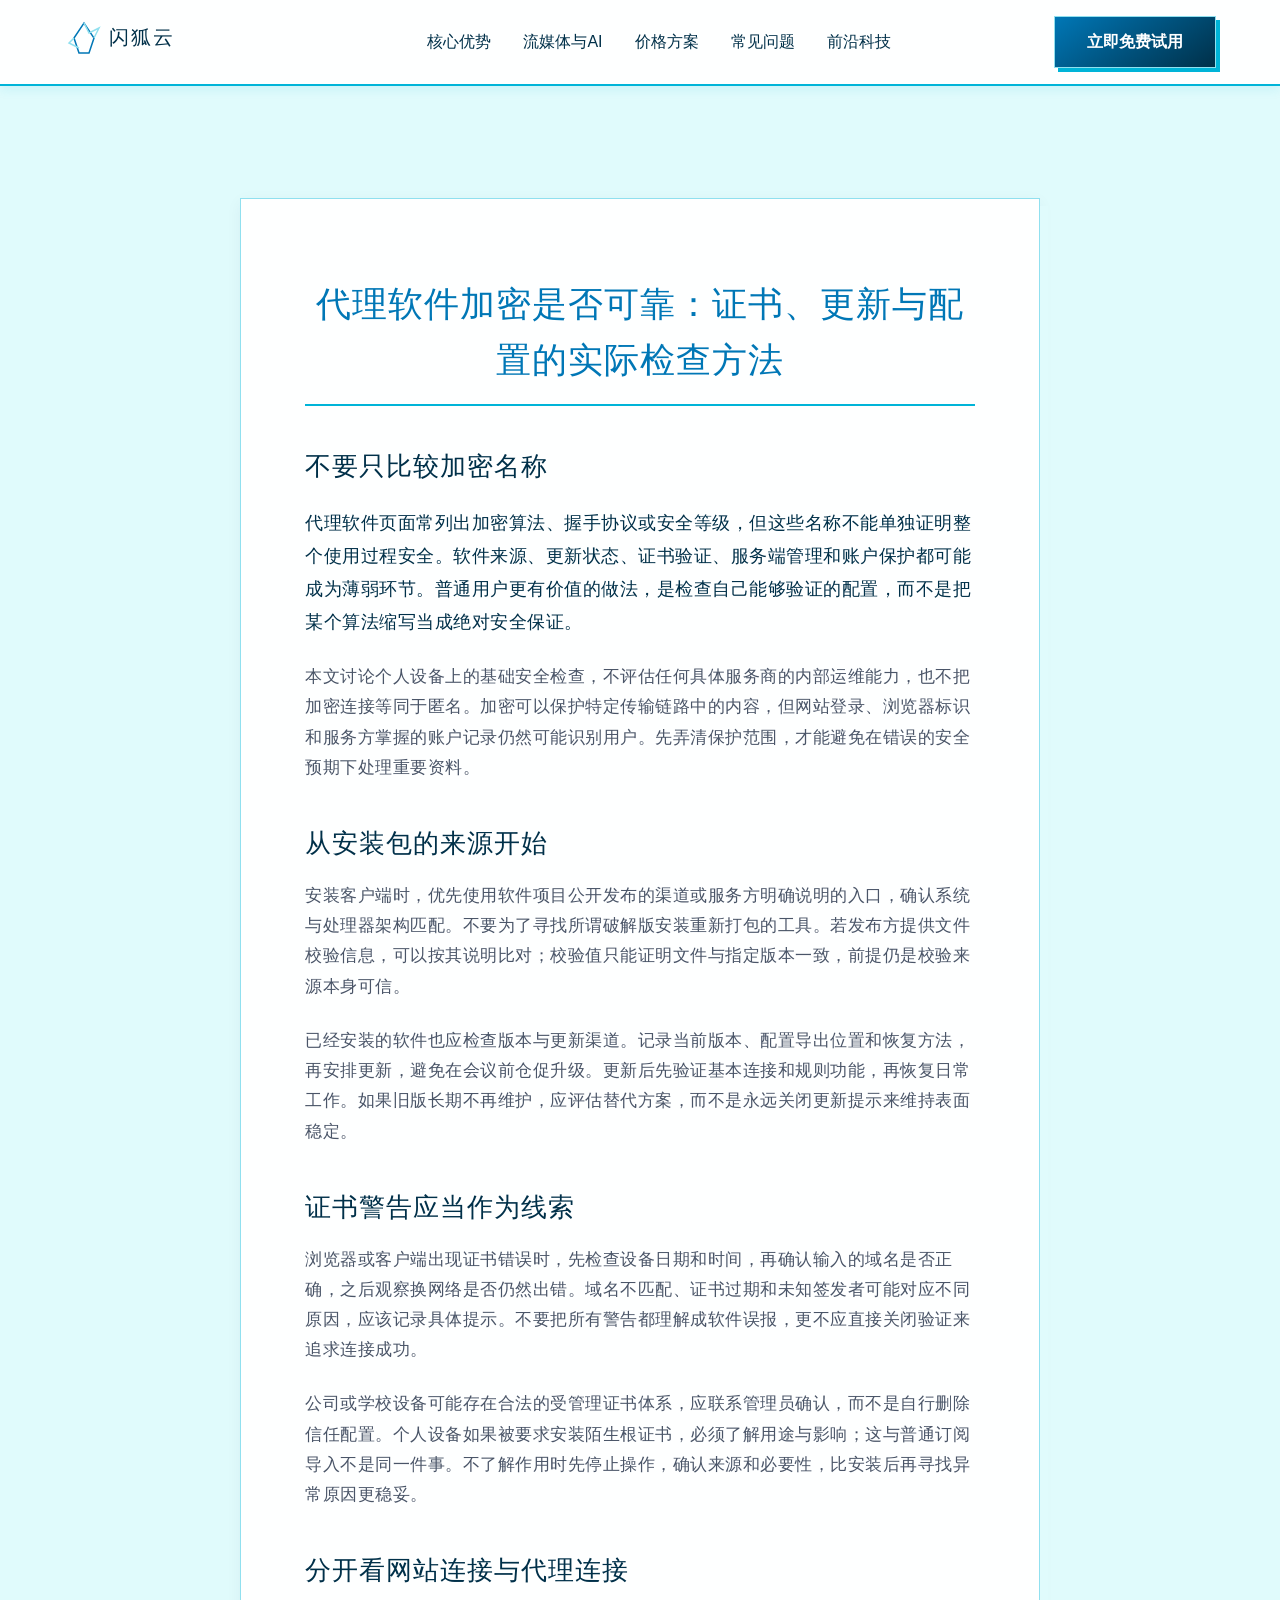
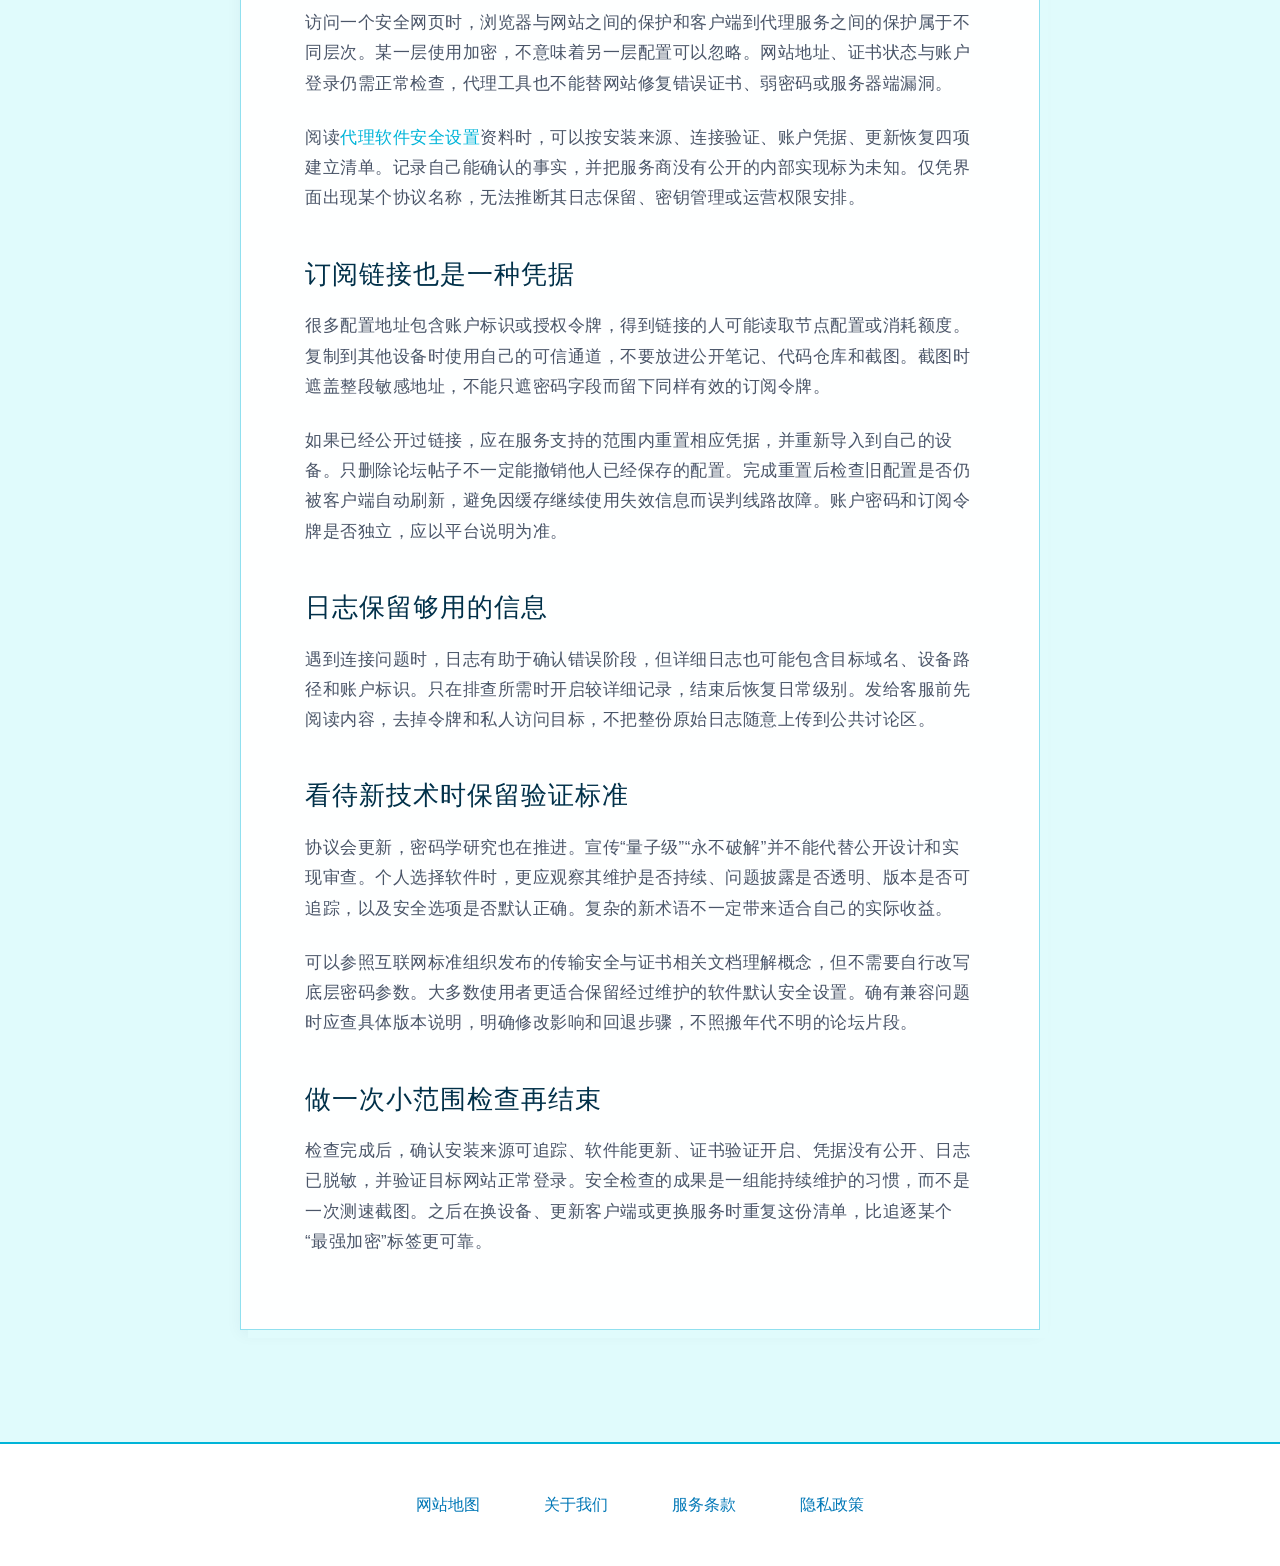
<file: encryption-standards.html>
<!DOCTYPE html>

<html lang="zh-CN">
<head>
<meta charset="utf-8"/>
<meta content="width=device-width, initial-scale=1.0" name="viewport"/>
<title>代理软件加密是否可靠：证书、更新与配置的实际检查方法</title>
<meta content="代理软件加密是否可靠：证书、更新与配置的实际检查方法。通过场景拆解、可执行检查与结果判断，区分配置、链路与服务问题，避免凭单次测速或宣传承诺作结论。" name="description"/>
<link href="style.css" rel="stylesheet"/>
</head>
<body>
<div class="wrapper">
<header>
<div class="logo">
<!-- Ice Crystal Fox Fractal SVG -->
<svg height="40" viewbox="0 0 120 40" width="120" xmlns="http://www.w3.org/2000/svg">
<path d="M10,20 L20,5 L30,20 L25,35 L15,35 Z" fill="none" stroke="#0077b6" stroke-width="1.5"></path>
<path d="M20,5 L25,15 L35,10 L30,20" fill="none" stroke="#90e0ef" stroke-width="1.5"></path>
<path d="M10,20 L5,25 L15,30" fill="none" stroke="#90e0ef" stroke-width="1.5"></path>
<text fill="#003049" font-family="'PingFang SC', sans-serif" font-size="20" font-weight="300" letter-spacing="2" x="45" y="26">闪狐云</text>
</svg>
</div>
<nav>
<ul>
<li><a href="index.html#features">核心优势</a></li>
<li><a href="index.html#streaming">流媒体与AI</a></li>
<li><a href="index.html#pricing">价格方案</a></li>
<li><a href="index.html#faq">常见问题</a></li>
<li><a href="blog.html">前沿科技</a></li>
</ul>
</nav>
<div class="header-cta">
<a class="btn btn-primary" href="https://ww012.twilightaff.com/#/?code=A56DH1Af" rel="nofollow" target="_blank">立即免费试用</a>
</div>
</header>
<main class="article-container">
<article class="seo-article"><h1>代理软件加密是否可靠：证书、更新与配置的实际检查方法</h1><div data-swc-article-body="2026-11-16"><h2>不要只比较加密名称</h2>
<p>代理软件页面常列出加密算法、握手协议或安全等级，但这些名称不能单独证明整个使用过程安全。软件来源、更新状态、证书验证、服务端管理和账户保护都可能成为薄弱环节。普通用户更有价值的做法，是检查自己能够验证的配置，而不是把某个算法缩写当成绝对安全保证。</p>
<p>本文讨论个人设备上的基础安全检查，不评估任何具体服务商的内部运维能力，也不把加密连接等同于匿名。加密可以保护特定传输链路中的内容，但网站登录、浏览器标识和服务方掌握的账户记录仍然可能识别用户。先弄清保护范围，才能避免在错误的安全预期下处理重要资料。</p>
<h2>从安装包的来源开始</h2>
<p>安装客户端时，优先使用软件项目公开发布的渠道或服务方明确说明的入口，确认系统与处理器架构匹配。不要为了寻找所谓破解版安装重新打包的工具。若发布方提供文件校验信息，可以按其说明比对；校验值只能证明文件与指定版本一致，前提仍是校验来源本身可信。</p>
<p>已经安装的软件也应检查版本与更新渠道。记录当前版本、配置导出位置和恢复方法，再安排更新，避免在会议前仓促升级。更新后先验证基本连接和规则功能，再恢复日常工作。如果旧版长期不再维护，应评估替代方案，而不是永远关闭更新提示来维持表面稳定。</p>
<h2>证书警告应当作为线索</h2>
<p>浏览器或客户端出现证书错误时，先检查设备日期和时间，再确认输入的域名是否正确，之后观察换网络是否仍然出错。域名不匹配、证书过期和未知签发者可能对应不同原因，应该记录具体提示。不要把所有警告都理解成软件误报，更不应直接关闭验证来追求连接成功。</p>
<p>公司或学校设备可能存在合法的受管理证书体系，应联系管理员确认，而不是自行删除信任配置。个人设备如果被要求安装陌生根证书，必须了解用途与影响；这与普通订阅导入不是同一件事。不了解作用时先停止操作，确认来源和必要性，比安装后再寻找异常原因更稳妥。</p>
<h2>分开看网站连接与代理连接</h2>
<p>访问一个安全网页时，浏览器与网站之间的保护和客户端到代理服务之间的保护属于不同层次。某一层使用加密，不意味着另一层配置可以忽略。网站地址、证书状态与账户登录仍需正常检查，代理工具也不能替网站修复错误证书、弱密码或服务器端漏洞。</p>
<p>阅读<a href="https://dajichang.mom/">代理软件安全设置</a>资料时，可以按安装来源、连接验证、账户凭据、更新恢复四项建立清单。记录自己能确认的事实，并把服务商没有公开的内部实现标为未知。仅凭界面出现某个协议名称，无法推断其日志保留、密钥管理或运营权限安排。</p>
<h2>订阅链接也是一种凭据</h2>
<p>很多配置地址包含账户标识或授权令牌，得到链接的人可能读取节点配置或消耗额度。复制到其他设备时使用自己的可信通道，不要放进公开笔记、代码仓库和截图。截图时遮盖整段敏感地址，不能只遮密码字段而留下同样有效的订阅令牌。</p>
<p>如果已经公开过链接，应在服务支持的范围内重置相应凭据，并重新导入到自己的设备。只删除论坛帖子不一定能撤销他人已经保存的配置。完成重置后检查旧配置是否仍被客户端自动刷新，避免因缓存继续使用失效信息而误判线路故障。账户密码和订阅令牌是否独立，应以平台说明为准。</p>
<h2>日志保留够用的信息</h2>
<p>遇到连接问题时，日志有助于确认错误阶段，但详细日志也可能包含目标域名、设备路径和账户标识。只在排查所需时开启较详细记录，结束后恢复日常级别。发给客服前先阅读内容，去掉令牌和私人访问目标，不把整份原始日志随意上传到公共讨论区。</p>
<h2>看待新技术时保留验证标准</h2>
<p>协议会更新，密码学研究也在推进。宣传“量子级”“永不破解”并不能代替公开设计和实现审查。个人选择软件时，更应观察其维护是否持续、问题披露是否透明、版本是否可追踪，以及安全选项是否默认正确。复杂的新术语不一定带来适合自己的实际收益。</p>
<p>可以参照互联网标准组织发布的传输安全与证书相关文档理解概念，但不需要自行改写底层密码参数。大多数使用者更适合保留经过维护的软件默认安全设置。确有兼容问题时应查具体版本说明，明确修改影响和回退步骤，不照搬年代不明的论坛片段。</p>
<h2>做一次小范围检查再结束</h2>
<p>检查完成后，确认安装来源可追踪、软件能更新、证书验证开启、凭据没有公开、日志已脱敏，并验证目标网站正常登录。安全检查的成果是一组能持续维护的习惯，而不是一次测速截图。之后在换设备、更新客户端或更换服务时重复这份清单，比追逐某个“最强加密”标签更可靠。</p></div></article>
</main>
<footer>
<a href="sitemap.html">网站地图</a>
<a href="about.html">关于我们</a>
<a href="terms.html">服务条款</a>
<a href="privacy.html">隐私政策</a>
</footer>
</div>
</body>
</html>
</file>
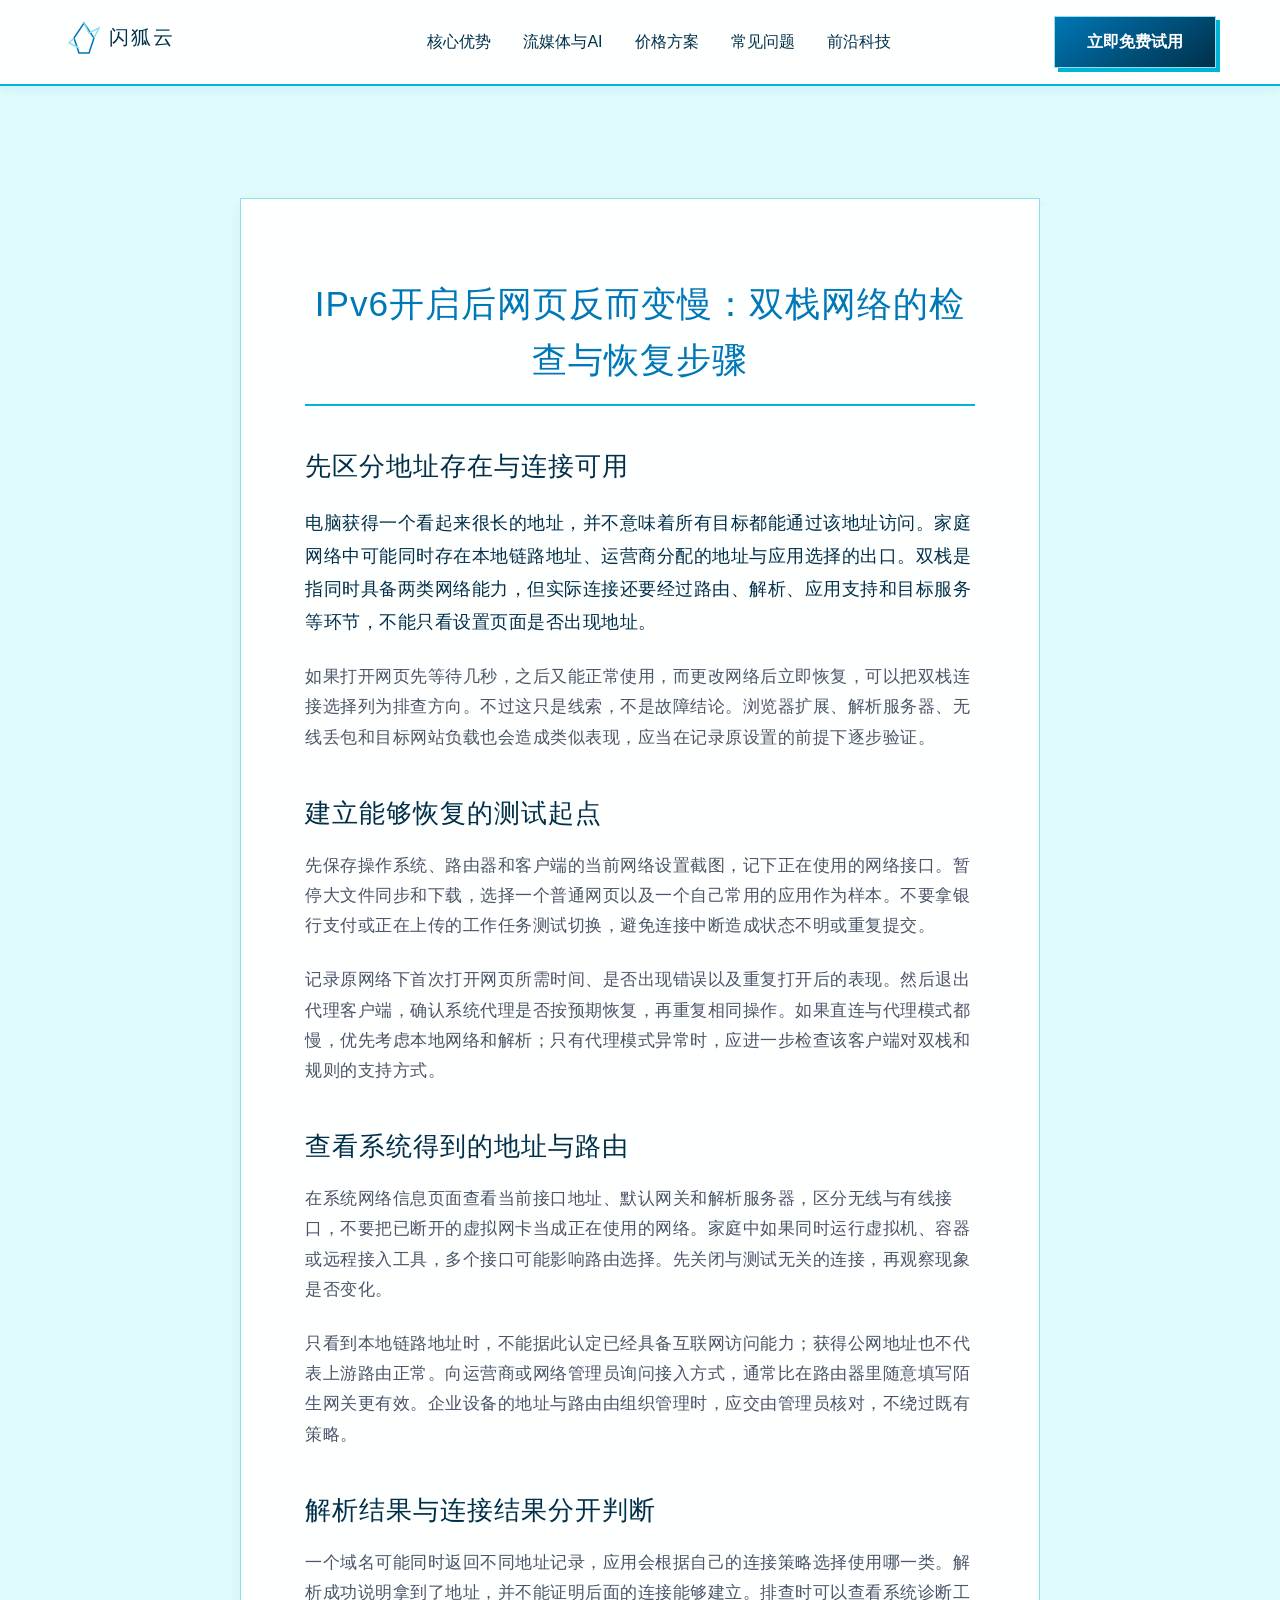
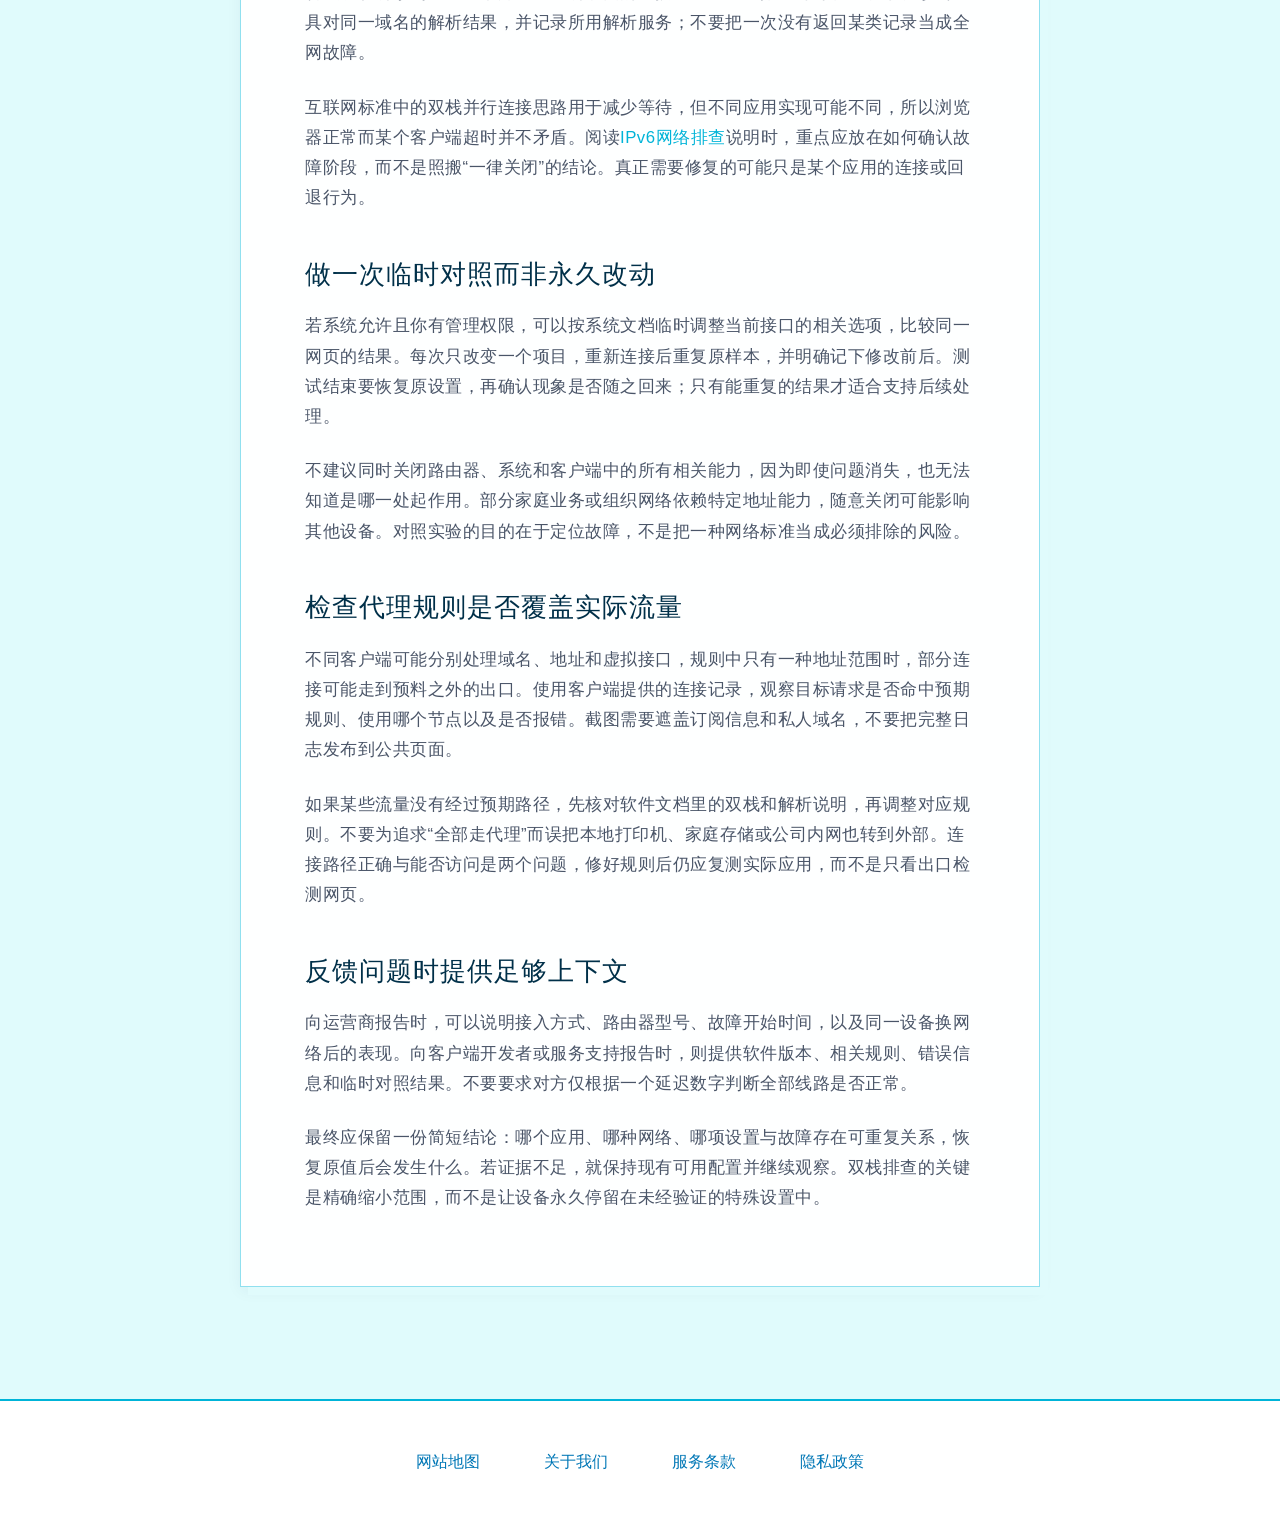
<file: ipv6-deployment.html>
<!DOCTYPE html>

<html lang="zh-CN">
<head>
<meta charset="utf-8"/>
<meta content="width=device-width, initial-scale=1.0" name="viewport"/>
<title>IPv6开启后网页反而变慢：双栈网络的检查与恢复步骤</title>
<meta content="IPv6开启后网页反而变慢：双栈网络的检查与恢复步骤。通过场景拆解、可执行检查与结果判断，区分配置、链路与服务问题，避免凭单次测速或宣传承诺作结论。" name="description"/>
<link href="style.css" rel="stylesheet"/>
</head>
<body>
<div class="wrapper">
<header>
<div class="logo">
<!-- Ice Crystal Fox Fractal SVG -->
<svg height="40" viewbox="0 0 120 40" width="120" xmlns="http://www.w3.org/2000/svg">
<path d="M10,20 L20,5 L30,20 L25,35 L15,35 Z" fill="none" stroke="#0077b6" stroke-width="1.5"></path>
<path d="M20,5 L25,15 L35,10 L30,20" fill="none" stroke="#90e0ef" stroke-width="1.5"></path>
<path d="M10,20 L5,25 L15,30" fill="none" stroke="#90e0ef" stroke-width="1.5"></path>
<text fill="#003049" font-family="'PingFang SC', sans-serif" font-size="20" font-weight="300" letter-spacing="2" x="45" y="26">闪狐云</text>
</svg>
</div>
<nav>
<ul>
<li><a href="index.html#features">核心优势</a></li>
<li><a href="index.html#streaming">流媒体与AI</a></li>
<li><a href="index.html#pricing">价格方案</a></li>
<li><a href="index.html#faq">常见问题</a></li>
<li><a href="blog.html">前沿科技</a></li>
</ul>
</nav>
<div class="header-cta">
<a class="btn btn-primary" href="https://ww012.twilightaff.com/#/?code=A56DH1Af" rel="nofollow" target="_blank">立即免费试用</a>
</div>
</header>
<main class="article-container">
<article class="seo-article"><h1>IPv6开启后网页反而变慢：双栈网络的检查与恢复步骤</h1><div data-swc-article-body="2026-11-16"><h2>先区分地址存在与连接可用</h2>
<p>电脑获得一个看起来很长的地址，并不意味着所有目标都能通过该地址访问。家庭网络中可能同时存在本地链路地址、运营商分配的地址与应用选择的出口。双栈是指同时具备两类网络能力，但实际连接还要经过路由、解析、应用支持和目标服务等环节，不能只看设置页面是否出现地址。</p>
<p>如果打开网页先等待几秒，之后又能正常使用，而更改网络后立即恢复，可以把双栈连接选择列为排查方向。不过这只是线索，不是故障结论。浏览器扩展、解析服务器、无线丢包和目标网站负载也会造成类似表现，应当在记录原设置的前提下逐步验证。</p>
<h2>建立能够恢复的测试起点</h2>
<p>先保存操作系统、路由器和客户端的当前网络设置截图，记下正在使用的网络接口。暂停大文件同步和下载，选择一个普通网页以及一个自己常用的应用作为样本。不要拿银行支付或正在上传的工作任务测试切换，避免连接中断造成状态不明或重复提交。</p>
<p>记录原网络下首次打开网页所需时间、是否出现错误以及重复打开后的表现。然后退出代理客户端，确认系统代理是否按预期恢复，再重复相同操作。如果直连与代理模式都慢，优先考虑本地网络和解析；只有代理模式异常时，应进一步检查该客户端对双栈和规则的支持方式。</p>
<h2>查看系统得到的地址与路由</h2>
<p>在系统网络信息页面查看当前接口地址、默认网关和解析服务器，区分无线与有线接口，不要把已断开的虚拟网卡当成正在使用的网络。家庭中如果同时运行虚拟机、容器或远程接入工具，多个接口可能影响路由选择。先关闭与测试无关的连接，再观察现象是否变化。</p>
<p>只看到本地链路地址时，不能据此认定已经具备互联网访问能力；获得公网地址也不代表上游路由正常。向运营商或网络管理员询问接入方式，通常比在路由器里随意填写陌生网关更有效。企业设备的地址与路由由组织管理时，应交由管理员核对，不绕过既有策略。</p>
<h2>解析结果与连接结果分开判断</h2>
<p>一个域名可能同时返回不同地址记录，应用会根据自己的连接策略选择使用哪一类。解析成功说明拿到了地址，并不能证明后面的连接能够建立。排查时可以查看系统诊断工具对同一域名的解析结果，并记录所用解析服务；不要把一次没有返回某类记录当成全网故障。</p>
<p>互联网标准中的双栈并行连接思路用于减少等待，但不同应用实现可能不同，所以浏览器正常而某个客户端超时并不矛盾。阅读<a href="https://dajichang.mom/">IPv6网络排查</a>说明时，重点应放在如何确认故障阶段，而不是照搬“一律关闭”的结论。真正需要修复的可能只是某个应用的连接或回退行为。</p>
<h2>做一次临时对照而非永久改动</h2>
<p>若系统允许且你有管理权限，可以按系统文档临时调整当前接口的相关选项，比较同一网页的结果。每次只改变一个项目，重新连接后重复原样本，并明确记下修改前后。测试结束要恢复原设置，再确认现象是否随之回来；只有能重复的结果才适合支持后续处理。</p>
<p>不建议同时关闭路由器、系统和客户端中的所有相关能力，因为即使问题消失，也无法知道是哪一处起作用。部分家庭业务或组织网络依赖特定地址能力，随意关闭可能影响其他设备。对照实验的目的在于定位故障，不是把一种网络标准当成必须排除的风险。</p>
<h2>检查代理规则是否覆盖实际流量</h2>
<p>不同客户端可能分别处理域名、地址和虚拟接口，规则中只有一种地址范围时，部分连接可能走到预料之外的出口。使用客户端提供的连接记录，观察目标请求是否命中预期规则、使用哪个节点以及是否报错。截图需要遮盖订阅信息和私人域名，不要把完整日志发布到公共页面。</p>
<p>如果某些流量没有经过预期路径，先核对软件文档里的双栈和解析说明，再调整对应规则。不要为追求“全部走代理”而误把本地打印机、家庭存储或公司内网也转到外部。连接路径正确与能否访问是两个问题，修好规则后仍应复测实际应用，而不是只看出口检测网页。</p>
<h2>反馈问题时提供足够上下文</h2>
<p>向运营商报告时，可以说明接入方式、路由器型号、故障开始时间，以及同一设备换网络后的表现。向客户端开发者或服务支持报告时，则提供软件版本、相关规则、错误信息和临时对照结果。不要要求对方仅根据一个延迟数字判断全部线路是否正常。</p>
<p>最终应保留一份简短结论：哪个应用、哪种网络、哪项设置与故障存在可重复关系，恢复原值后会发生什么。若证据不足，就保持现有可用配置并继续观察。双栈排查的关键是精确缩小范围，而不是让设备永久停留在未经验证的特殊设置中。</p></div></article>
</main>
<footer>
<a href="sitemap.html">网站地图</a>
<a href="about.html">关于我们</a>
<a href="terms.html">服务条款</a>
<a href="privacy.html">隐私政策</a>
</footer>
</div>
</body>
</html>
</file>
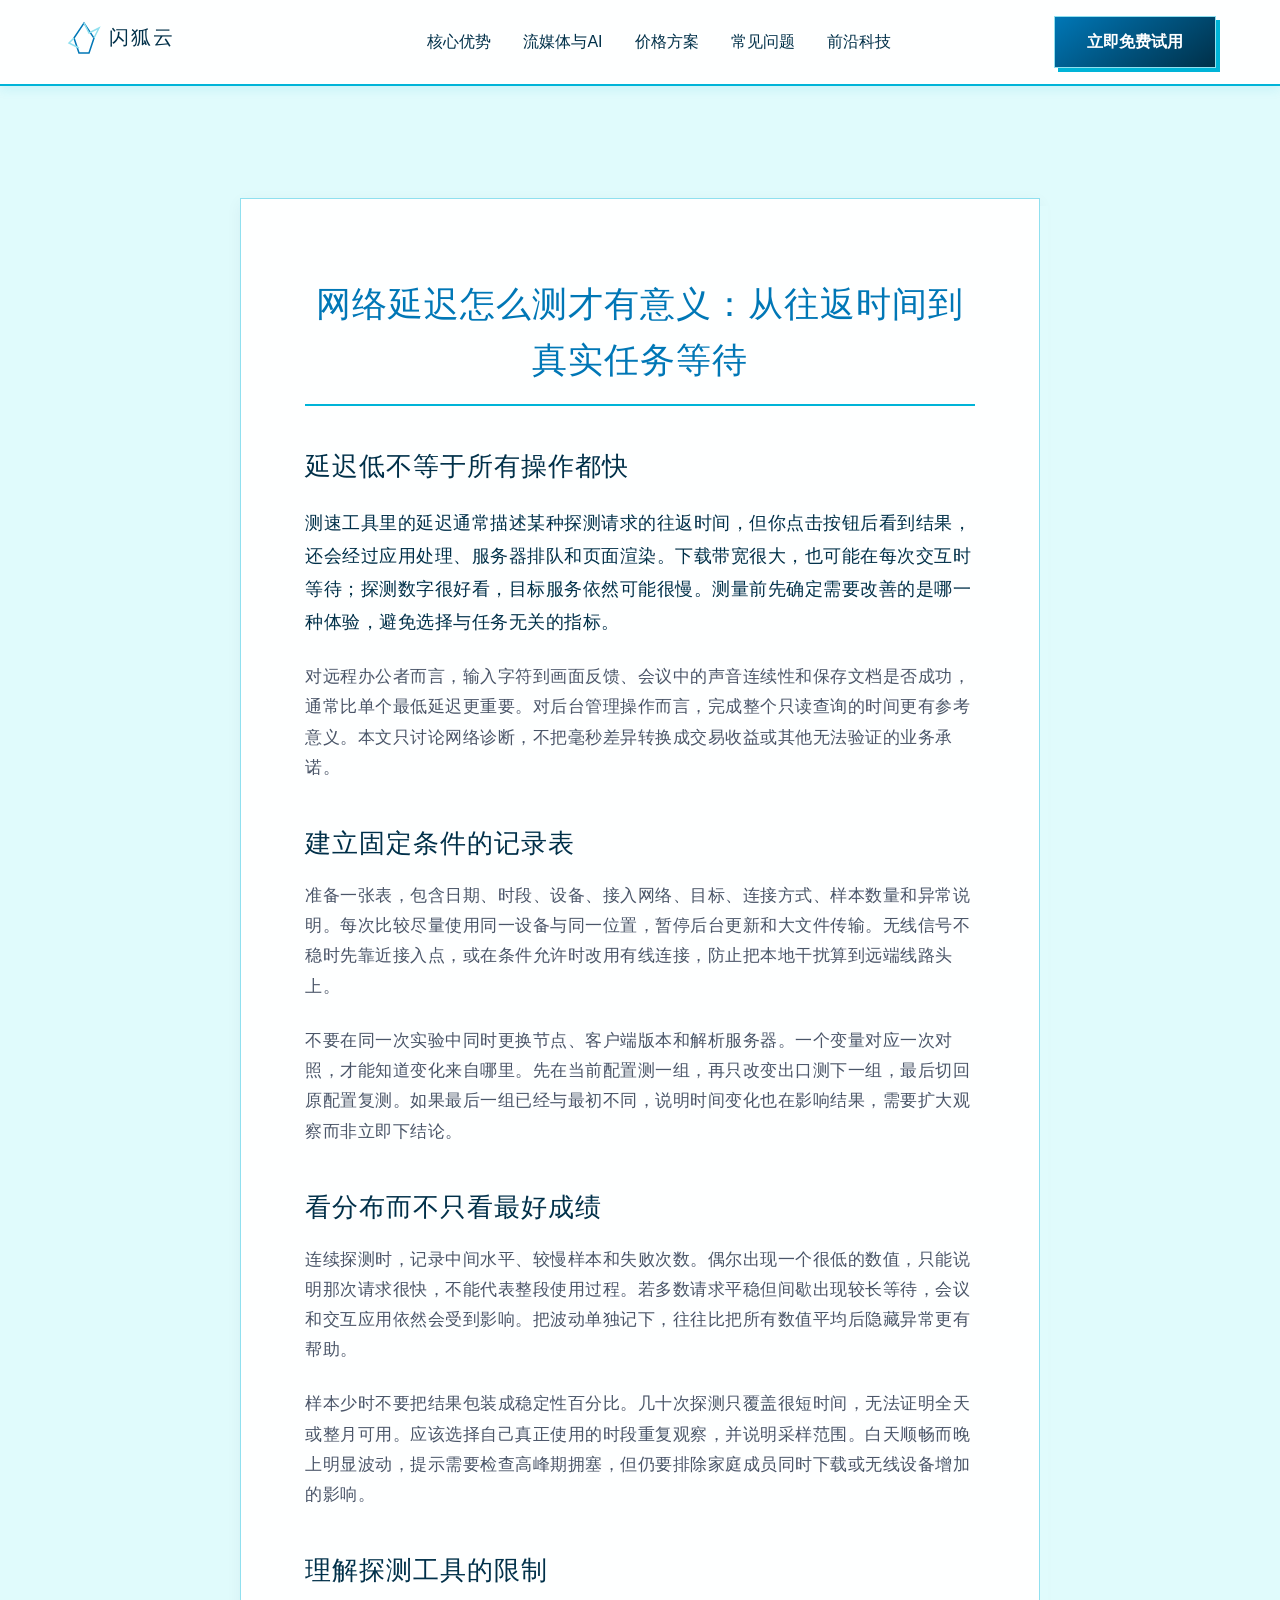
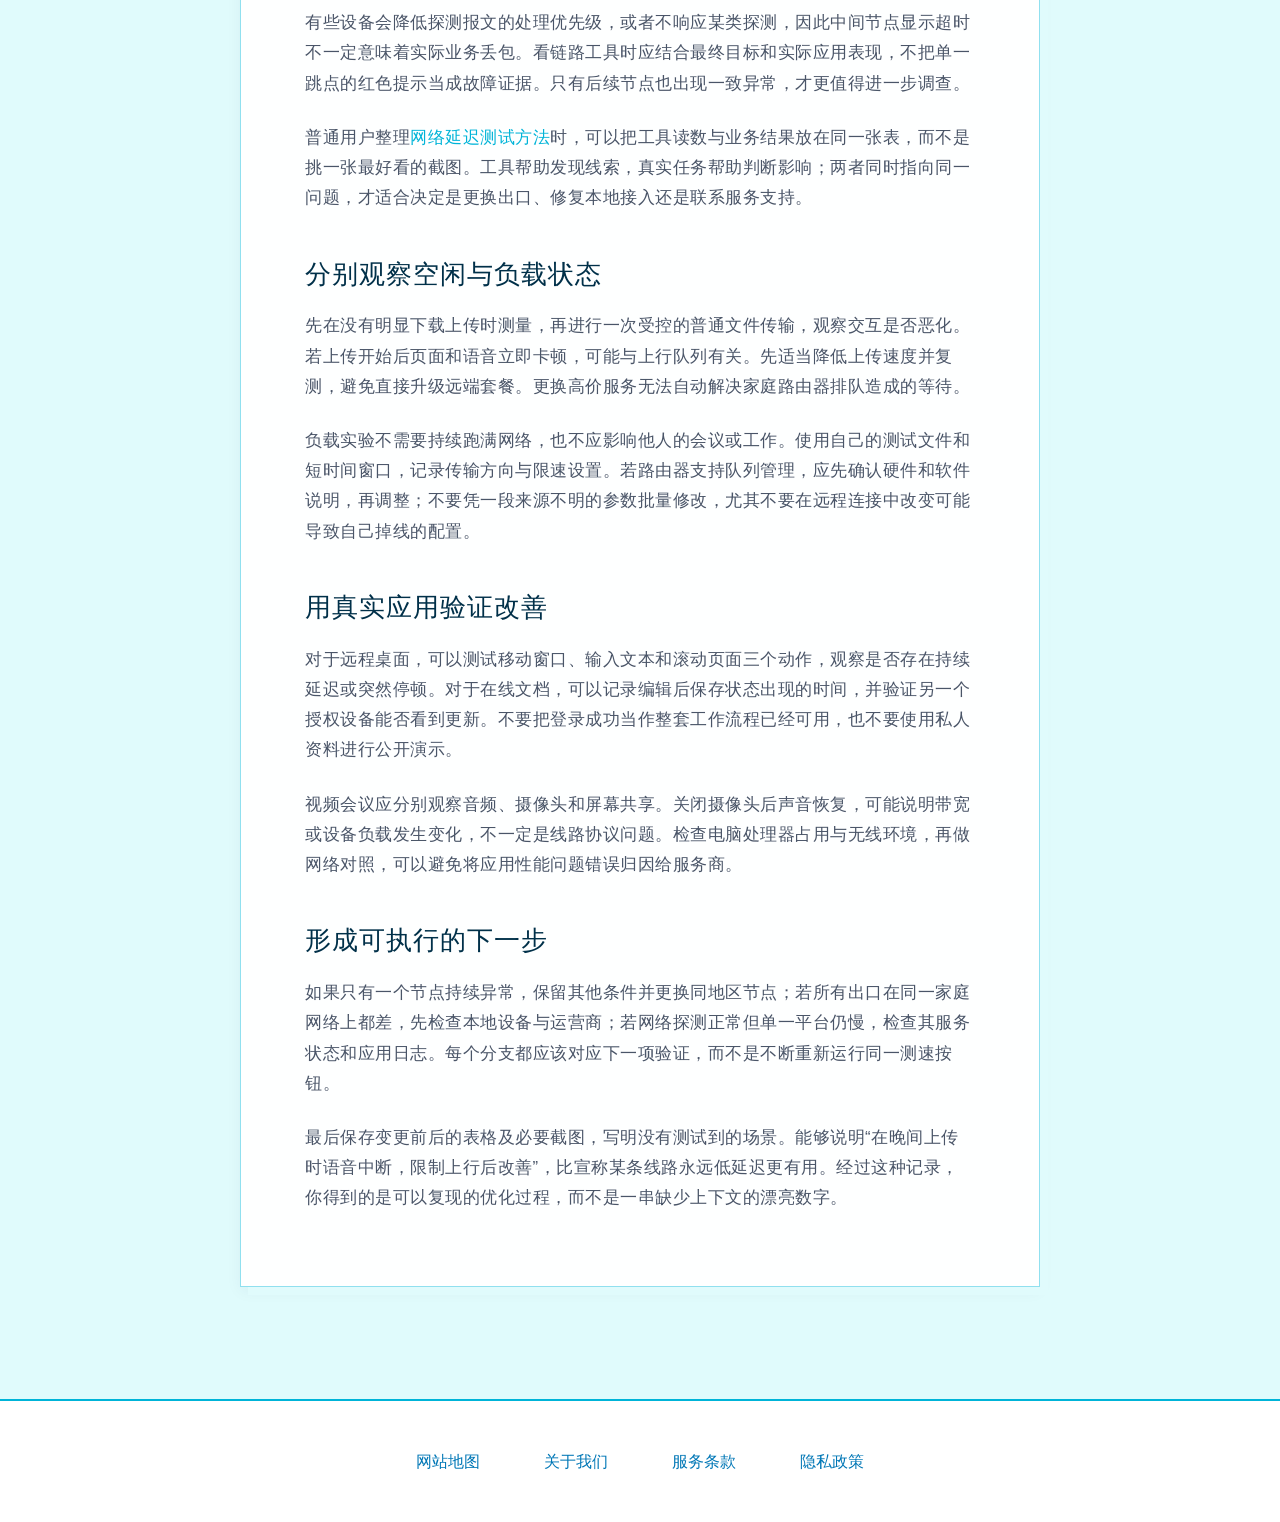
<file: latency-analysis.html>
<!DOCTYPE html>

<html lang="zh-CN">
<head>
<meta charset="utf-8"/>
<meta content="width=device-width, initial-scale=1.0" name="viewport"/>
<title>网络延迟怎么测才有意义：从往返时间到真实任务等待</title>
<meta content="网络延迟怎么测才有意义：从往返时间到真实任务等待。通过场景拆解、可执行检查与结果判断，区分配置、链路与服务问题，避免凭单次测速或宣传承诺作结论。" name="description"/>
<link href="style.css" rel="stylesheet"/>
</head>
<body>
<div class="wrapper">
<header>
<div class="logo">
<!-- Ice Crystal Fox Fractal SVG -->
<svg height="40" viewbox="0 0 120 40" width="120" xmlns="http://www.w3.org/2000/svg">
<path d="M10,20 L20,5 L30,20 L25,35 L15,35 Z" fill="none" stroke="#0077b6" stroke-width="1.5"></path>
<path d="M20,5 L25,15 L35,10 L30,20" fill="none" stroke="#90e0ef" stroke-width="1.5"></path>
<path d="M10,20 L5,25 L15,30" fill="none" stroke="#90e0ef" stroke-width="1.5"></path>
<text fill="#003049" font-family="'PingFang SC', sans-serif" font-size="20" font-weight="300" letter-spacing="2" x="45" y="26">闪狐云</text>
</svg>
</div>
<nav>
<ul>
<li><a href="index.html#features">核心优势</a></li>
<li><a href="index.html#streaming">流媒体与AI</a></li>
<li><a href="index.html#pricing">价格方案</a></li>
<li><a href="index.html#faq">常见问题</a></li>
<li><a href="blog.html">前沿科技</a></li>
</ul>
</nav>
<div class="header-cta">
<a class="btn btn-primary" href="https://ww012.twilightaff.com/#/?code=A56DH1Af" rel="nofollow" target="_blank">立即免费试用</a>
</div>
</header>
<main class="article-container">
<article class="seo-article"><h1>网络延迟怎么测才有意义：从往返时间到真实任务等待</h1><div data-swc-article-body="2026-11-16"><h2>延迟低不等于所有操作都快</h2>
<p>测速工具里的延迟通常描述某种探测请求的往返时间，但你点击按钮后看到结果，还会经过应用处理、服务器排队和页面渲染。下载带宽很大，也可能在每次交互时等待；探测数字很好看，目标服务依然可能很慢。测量前先确定需要改善的是哪一种体验，避免选择与任务无关的指标。</p>
<p>对远程办公者而言，输入字符到画面反馈、会议中的声音连续性和保存文档是否成功，通常比单个最低延迟更重要。对后台管理操作而言，完成整个只读查询的时间更有参考意义。本文只讨论网络诊断，不把毫秒差异转换成交易收益或其他无法验证的业务承诺。</p>
<h2>建立固定条件的记录表</h2>
<p>准备一张表，包含日期、时段、设备、接入网络、目标、连接方式、样本数量和异常说明。每次比较尽量使用同一设备与同一位置，暂停后台更新和大文件传输。无线信号不稳时先靠近接入点，或在条件允许时改用有线连接，防止把本地干扰算到远端线路头上。</p>
<p>不要在同一次实验中同时更换节点、客户端版本和解析服务器。一个变量对应一次对照，才能知道变化来自哪里。先在当前配置测一组，再只改变出口测下一组，最后切回原配置复测。如果最后一组已经与最初不同，说明时间变化也在影响结果，需要扩大观察而非立即下结论。</p>
<h2>看分布而不只看最好成绩</h2>
<p>连续探测时，记录中间水平、较慢样本和失败次数。偶尔出现一个很低的数值，只能说明那次请求很快，不能代表整段使用过程。若多数请求平稳但间歇出现较长等待，会议和交互应用依然会受到影响。把波动单独记下，往往比把所有数值平均后隐藏异常更有帮助。</p>
<p>样本少时不要把结果包装成稳定性百分比。几十次探测只覆盖很短时间，无法证明全天或整月可用。应该选择自己真正使用的时段重复观察，并说明采样范围。白天顺畅而晚上明显波动，提示需要检查高峰期拥塞，但仍要排除家庭成员同时下载或无线设备增加的影响。</p>
<h2>理解探测工具的限制</h2>
<p>有些设备会降低探测报文的处理优先级，或者不响应某类探测，因此中间节点显示超时不一定意味着实际业务丢包。看链路工具时应结合最终目标和实际应用表现，不把单一跳点的红色提示当成故障证据。只有后续节点也出现一致异常，才更值得进一步调查。</p>
<p>普通用户整理<a href="https://dajichang.mom/">网络延迟测试方法</a>时，可以把工具读数与业务结果放在同一张表，而不是挑一张最好看的截图。工具帮助发现线索，真实任务帮助判断影响；两者同时指向同一问题，才适合决定是更换出口、修复本地接入还是联系服务支持。</p>
<h2>分别观察空闲与负载状态</h2>
<p>先在没有明显下载上传时测量，再进行一次受控的普通文件传输，观察交互是否恶化。若上传开始后页面和语音立即卡顿，可能与上行队列有关。先适当降低上传速度并复测，避免直接升级远端套餐。更换高价服务无法自动解决家庭路由器排队造成的等待。</p>
<p>负载实验不需要持续跑满网络，也不应影响他人的会议或工作。使用自己的测试文件和短时间窗口，记录传输方向与限速设置。若路由器支持队列管理，应先确认硬件和软件说明，再调整；不要凭一段来源不明的参数批量修改，尤其不要在远程连接中改变可能导致自己掉线的配置。</p>
<h2>用真实应用验证改善</h2>
<p>对于远程桌面，可以测试移动窗口、输入文本和滚动页面三个动作，观察是否存在持续延迟或突然停顿。对于在线文档，可以记录编辑后保存状态出现的时间，并验证另一个授权设备能否看到更新。不要把登录成功当作整套工作流程已经可用，也不要使用私人资料进行公开演示。</p>
<p>视频会议应分别观察音频、摄像头和屏幕共享。关闭摄像头后声音恢复，可能说明带宽或设备负载发生变化，不一定是线路协议问题。检查电脑处理器占用与无线环境，再做网络对照，可以避免将应用性能问题错误归因给服务商。</p>
<h2>形成可执行的下一步</h2>
<p>如果只有一个节点持续异常，保留其他条件并更换同地区节点；若所有出口在同一家庭网络上都差，先检查本地设备与运营商；若网络探测正常但单一平台仍慢，检查其服务状态和应用日志。每个分支都应该对应下一项验证，而不是不断重新运行同一测速按钮。</p>
<p>最后保存变更前后的表格及必要截图，写明没有测试到的场景。能够说明“在晚间上传时语音中断，限制上行后改善”，比宣称某条线路永远低延迟更有用。经过这种记录，你得到的是可以复现的优化过程，而不是一串缺少上下文的漂亮数字。</p></div></article>
</main>
<footer>
<a href="sitemap.html">网站地图</a>
<a href="about.html">关于我们</a>
<a href="terms.html">服务条款</a>
<a href="privacy.html">隐私政策</a>
</footer>
</div>
</body>
</html>
</file>
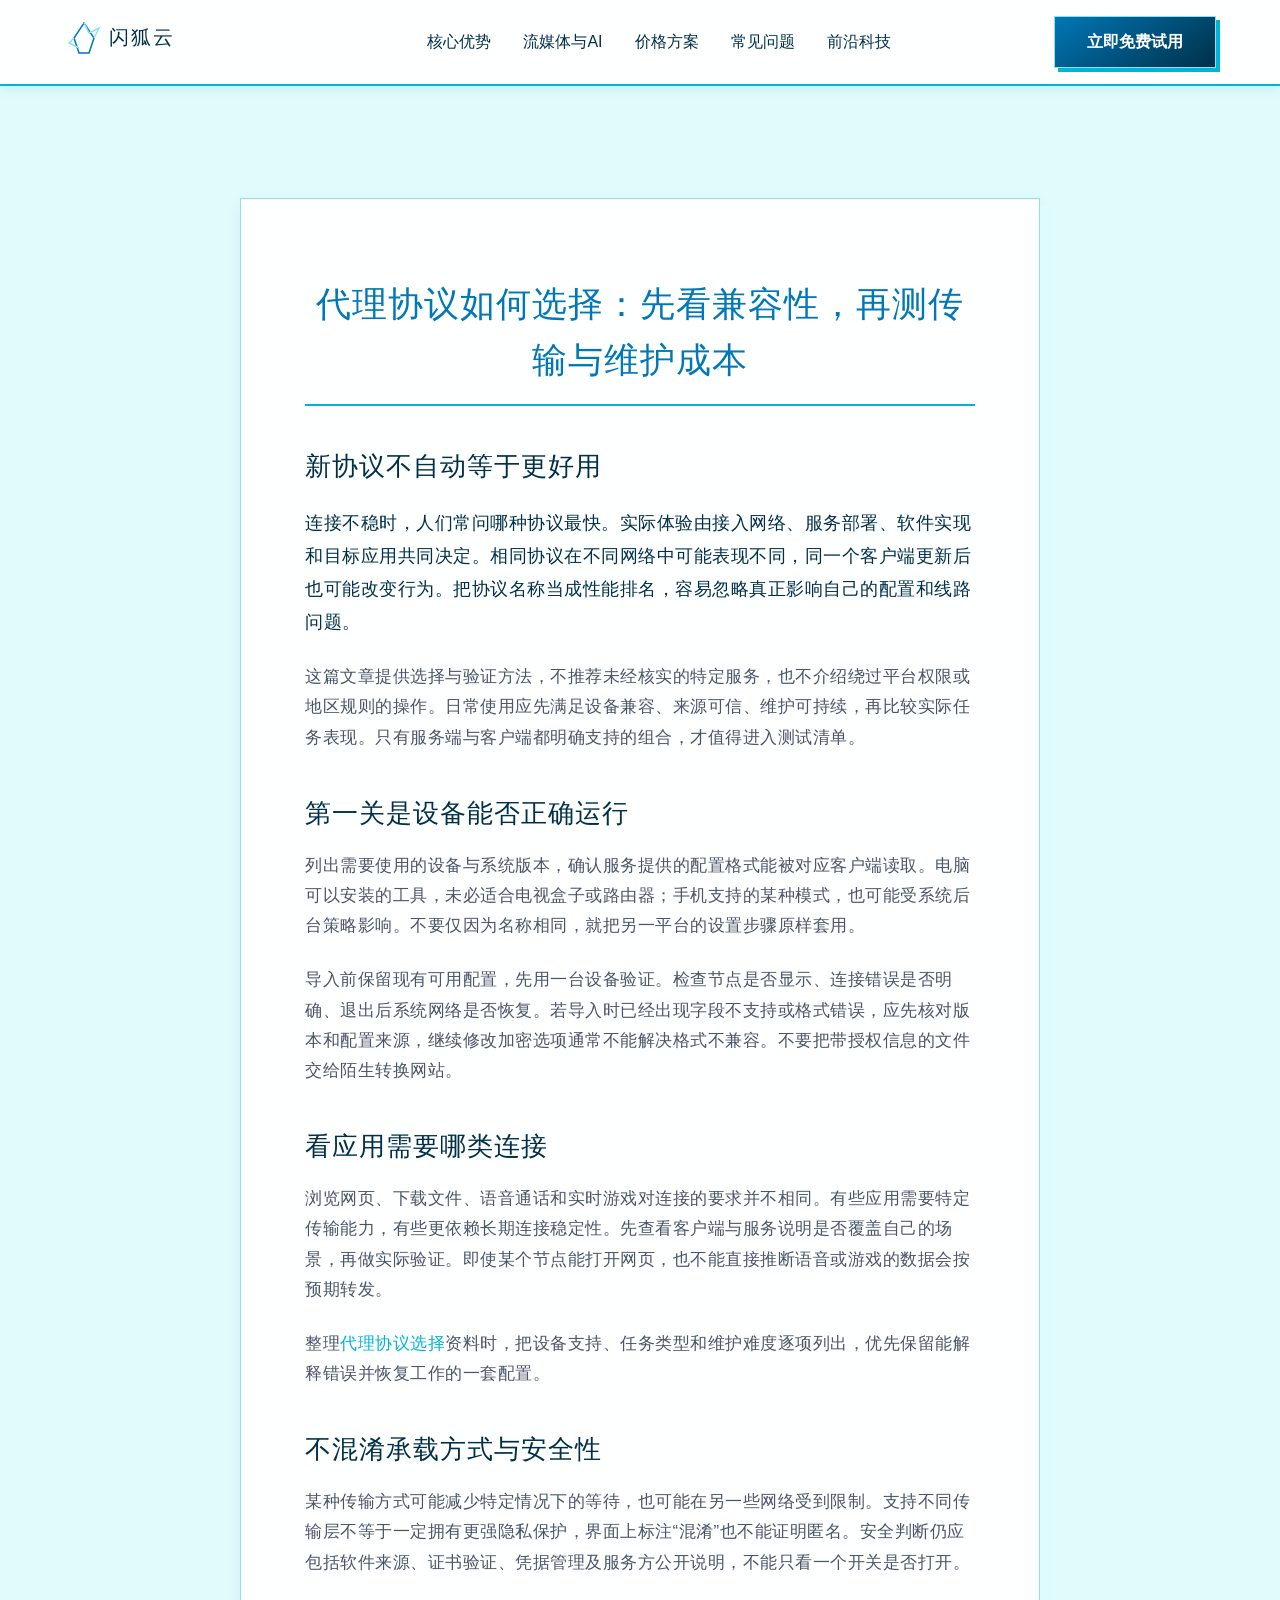
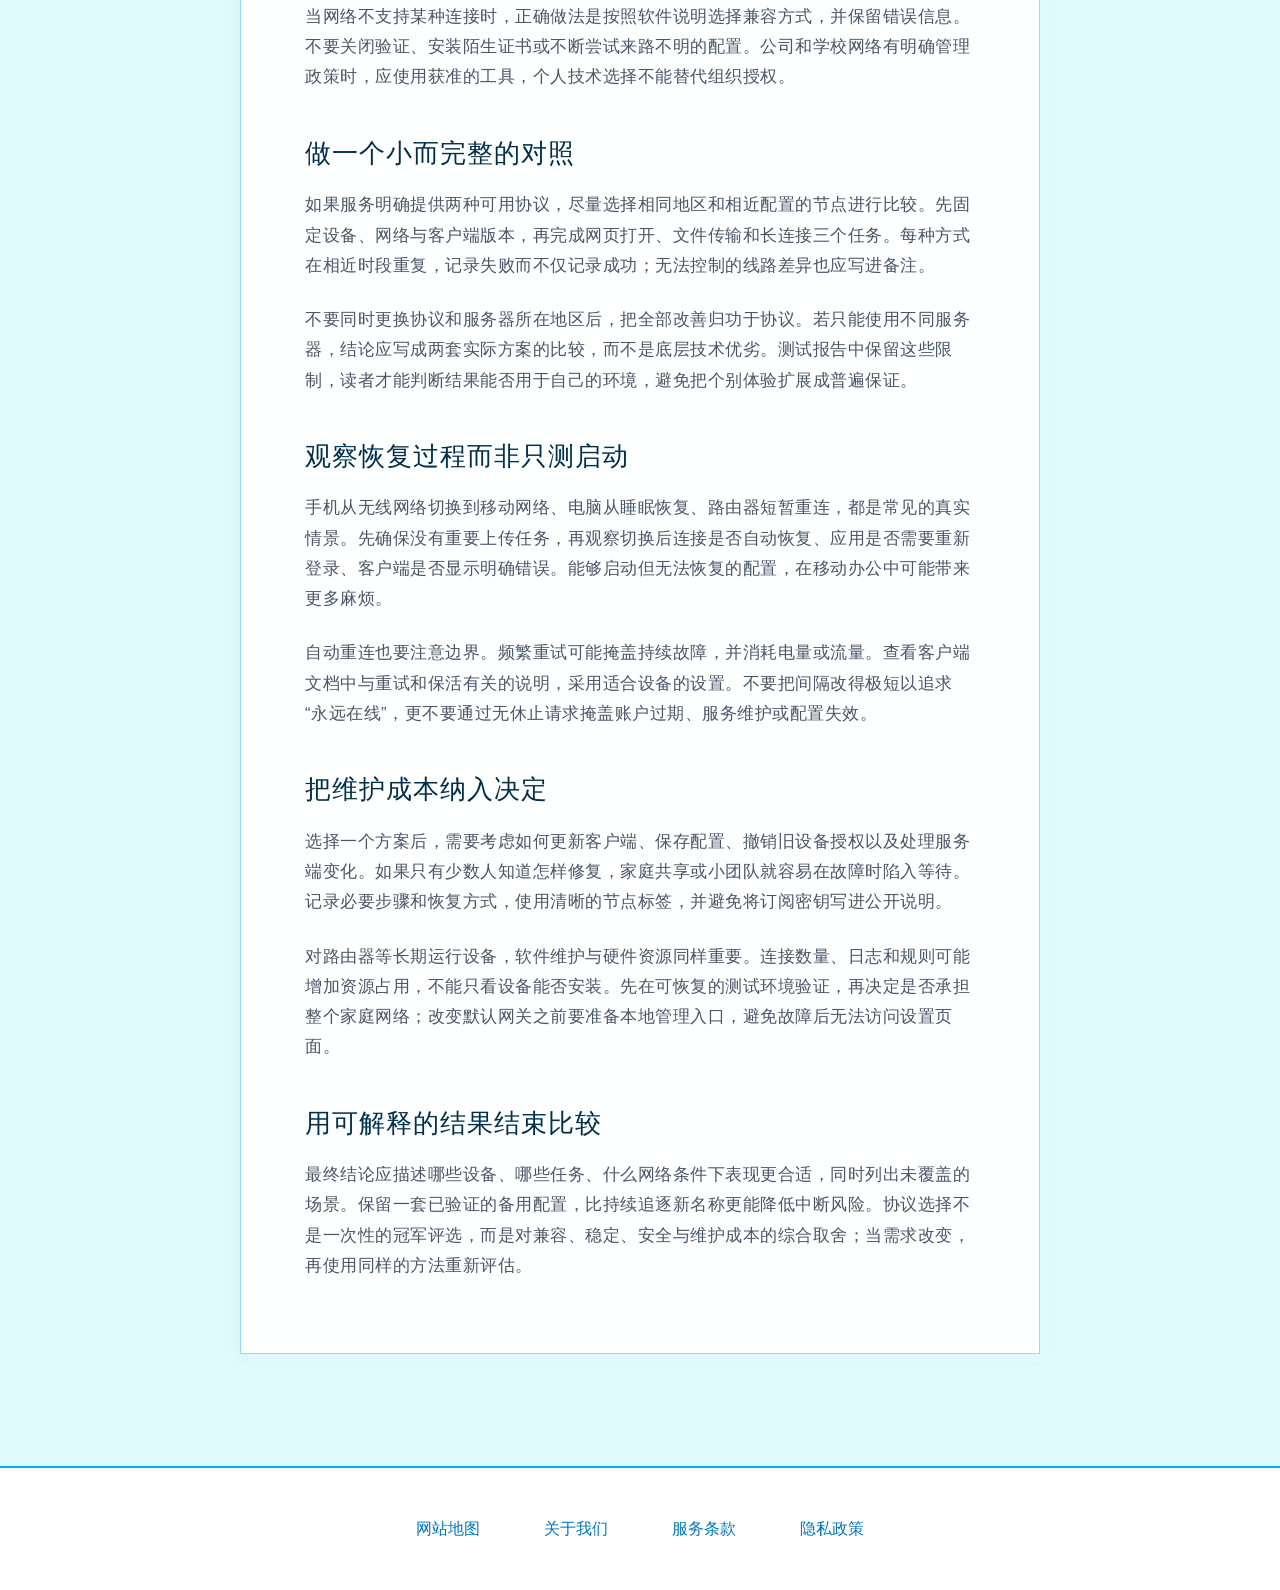
<file: next-gen-protocols.html>
<!DOCTYPE html>

<html lang="zh-CN">
<head>
<meta charset="utf-8"/>
<meta content="width=device-width, initial-scale=1.0" name="viewport"/>
<title>代理协议如何选择：先看兼容性，再测传输与维护成本</title>
<meta content="代理协议如何选择：先看兼容性，再测传输与维护成本。通过场景拆解、可执行检查与结果判断，区分配置、链路与服务问题，避免凭单次测速或宣传承诺作结论。" name="description"/>
<link href="style.css" rel="stylesheet"/>
</head>
<body>
<div class="wrapper">
<header>
<div class="logo">
<!-- Ice Crystal Fox Fractal SVG -->
<svg height="40" viewbox="0 0 120 40" width="120" xmlns="http://www.w3.org/2000/svg">
<path d="M10,20 L20,5 L30,20 L25,35 L15,35 Z" fill="none" stroke="#0077b6" stroke-width="1.5"></path>
<path d="M20,5 L25,15 L35,10 L30,20" fill="none" stroke="#90e0ef" stroke-width="1.5"></path>
<path d="M10,20 L5,25 L15,30" fill="none" stroke="#90e0ef" stroke-width="1.5"></path>
<text fill="#003049" font-family="'PingFang SC', sans-serif" font-size="20" font-weight="300" letter-spacing="2" x="45" y="26">闪狐云</text>
</svg>
</div>
<nav>
<ul>
<li><a href="index.html#features">核心优势</a></li>
<li><a href="index.html#streaming">流媒体与AI</a></li>
<li><a href="index.html#pricing">价格方案</a></li>
<li><a href="index.html#faq">常见问题</a></li>
<li><a href="blog.html">前沿科技</a></li>
</ul>
</nav>
<div class="header-cta">
<a class="btn btn-primary" href="https://ww012.twilightaff.com/#/?code=A56DH1Af" rel="nofollow" target="_blank">立即免费试用</a>
</div>
</header>
<main class="article-container">
<article class="seo-article"><h1>代理协议如何选择：先看兼容性，再测传输与维护成本</h1><div data-swc-article-body="2026-11-16"><h2>新协议不自动等于更好用</h2>
<p>连接不稳时，人们常问哪种协议最快。实际体验由接入网络、服务部署、软件实现和目标应用共同决定。相同协议在不同网络中可能表现不同，同一个客户端更新后也可能改变行为。把协议名称当成性能排名，容易忽略真正影响自己的配置和线路问题。</p>
<p>这篇文章提供选择与验证方法，不推荐未经核实的特定服务，也不介绍绕过平台权限或地区规则的操作。日常使用应先满足设备兼容、来源可信、维护可持续，再比较实际任务表现。只有服务端与客户端都明确支持的组合，才值得进入测试清单。</p>
<h2>第一关是设备能否正确运行</h2>
<p>列出需要使用的设备与系统版本，确认服务提供的配置格式能被对应客户端读取。电脑可以安装的工具，未必适合电视盒子或路由器；手机支持的某种模式，也可能受系统后台策略影响。不要仅因为名称相同，就把另一平台的设置步骤原样套用。</p>
<p>导入前保留现有可用配置，先用一台设备验证。检查节点是否显示、连接错误是否明确、退出后系统网络是否恢复。若导入时已经出现字段不支持或格式错误，应先核对版本和配置来源，继续修改加密选项通常不能解决格式不兼容。不要把带授权信息的文件交给陌生转换网站。</p>
<h2>看应用需要哪类连接</h2>
<p>浏览网页、下载文件、语音通话和实时游戏对连接的要求并不相同。有些应用需要特定传输能力，有些更依赖长期连接稳定性。先查看客户端与服务说明是否覆盖自己的场景，再做实际验证。即使某个节点能打开网页，也不能直接推断语音或游戏的数据会按预期转发。</p>
<p>整理<a href="https://dajichang.mom/">代理协议选择</a>资料时，把设备支持、任务类型和维护难度逐项列出，优先保留能解释错误并恢复工作的一套配置。</p>
<h2>不混淆承载方式与安全性</h2>
<p>某种传输方式可能减少特定情况下的等待，也可能在另一些网络受到限制。支持不同传输层不等于一定拥有更强隐私保护，界面上标注“混淆”也不能证明匿名。安全判断仍应包括软件来源、证书验证、凭据管理及服务方公开说明，不能只看一个开关是否打开。</p>
<p>当网络不支持某种连接时，正确做法是按照软件说明选择兼容方式，并保留错误信息。不要关闭验证、安装陌生证书或不断尝试来路不明的配置。公司和学校网络有明确管理政策时，应使用获准的工具，个人技术选择不能替代组织授权。</p>
<h2>做一个小而完整的对照</h2>
<p>如果服务明确提供两种可用协议，尽量选择相同地区和相近配置的节点进行比较。先固定设备、网络与客户端版本，再完成网页打开、文件传输和长连接三个任务。每种方式在相近时段重复，记录失败而不仅记录成功；无法控制的线路差异也应写进备注。</p>
<p>不要同时更换协议和服务器所在地区后，把全部改善归功于协议。若只能使用不同服务器，结论应写成两套实际方案的比较，而不是底层技术优劣。测试报告中保留这些限制，读者才能判断结果能否用于自己的环境，避免把个别体验扩展成普遍保证。</p>
<h2>观察恢复过程而非只测启动</h2>
<p>手机从无线网络切换到移动网络、电脑从睡眠恢复、路由器短暂重连，都是常见的真实情景。先确保没有重要上传任务，再观察切换后连接是否自动恢复、应用是否需要重新登录、客户端是否显示明确错误。能够启动但无法恢复的配置，在移动办公中可能带来更多麻烦。</p>
<p>自动重连也要注意边界。频繁重试可能掩盖持续故障，并消耗电量或流量。查看客户端文档中与重试和保活有关的说明，采用适合设备的设置。不要把间隔改得极短以追求“永远在线”，更不要通过无休止请求掩盖账户过期、服务维护或配置失效。</p>
<h2>把维护成本纳入决定</h2>
<p>选择一个方案后，需要考虑如何更新客户端、保存配置、撤销旧设备授权以及处理服务端变化。如果只有少数人知道怎样修复，家庭共享或小团队就容易在故障时陷入等待。记录必要步骤和恢复方式，使用清晰的节点标签，并避免将订阅密钥写进公开说明。</p>
<p>对路由器等长期运行设备，软件维护与硬件资源同样重要。连接数量、日志和规则可能增加资源占用，不能只看设备能否安装。先在可恢复的测试环境验证，再决定是否承担整个家庭网络；改变默认网关之前要准备本地管理入口，避免故障后无法访问设置页面。</p>
<h2>用可解释的结果结束比较</h2>
<p>最终结论应描述哪些设备、哪些任务、什么网络条件下表现更合适，同时列出未覆盖的场景。保留一套已验证的备用配置，比持续追逐新名称更能降低中断风险。协议选择不是一次性的冠军评选，而是对兼容、稳定、安全与维护成本的综合取舍；当需求改变，再使用同样的方法重新评估。</p></div></article>
</main>
<footer>
<a href="sitemap.html">网站地图</a>
<a href="about.html">关于我们</a>
<a href="terms.html">服务条款</a>
<a href="privacy.html">隐私政策</a>
</footer>
</div>
</body>
</html>
</file>
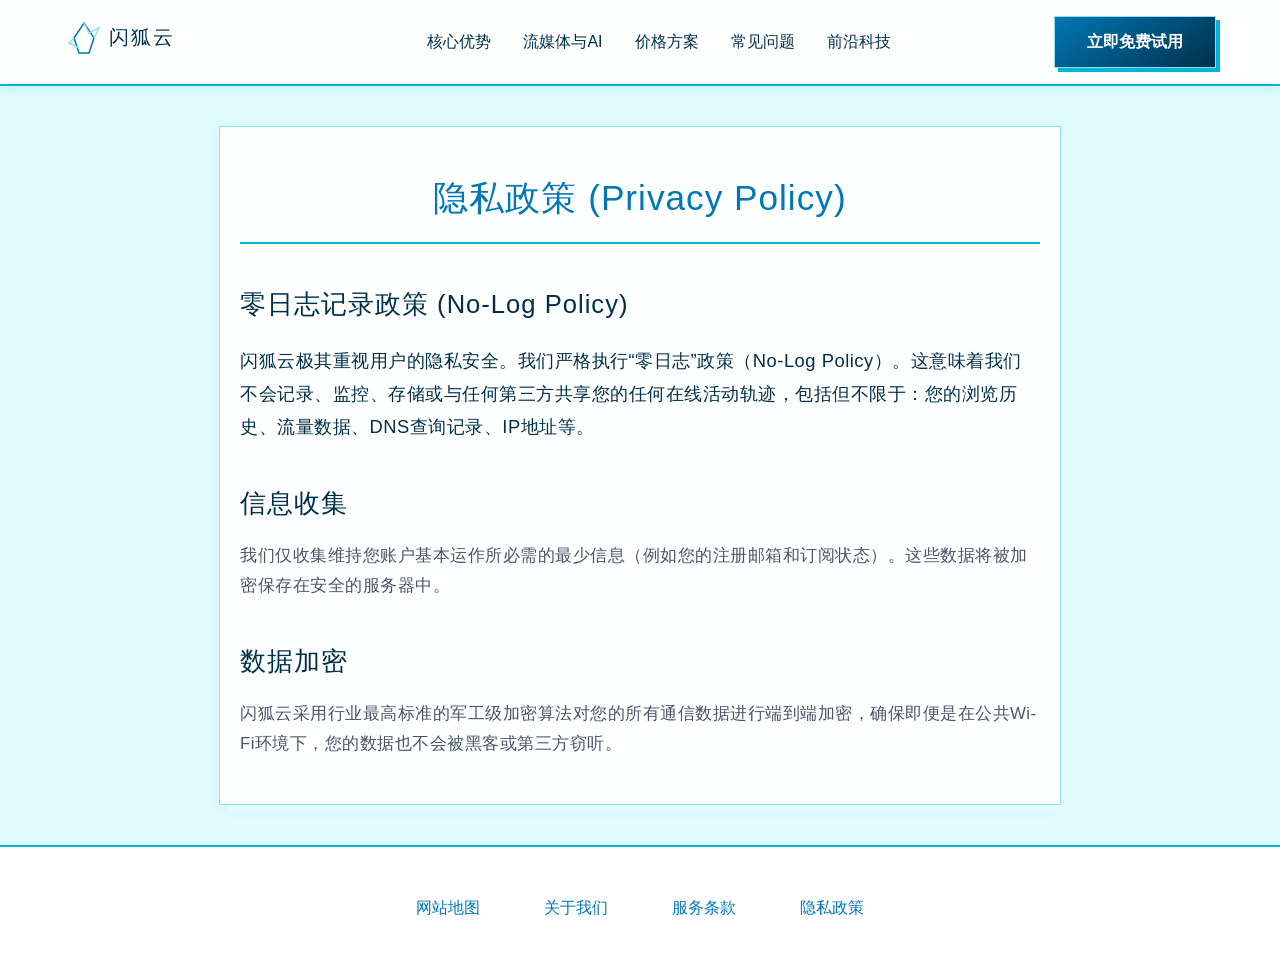
<file: privacy.html>
<!DOCTYPE html>
<html lang="zh-CN">
<head>
<meta charset="UTF-8">
<meta name="viewport" content="width=device-width, initial-scale=1.0">
<link rel="stylesheet" href="style.css">
<title>隐私政策 - 闪狐云</title>
</head>
<body>
<header>
        <div class="logo">
            <!-- Ice Crystal Fox Fractal SVG -->
            <svg role="img" aria-label="Graphic" width="120" height="40" viewBox="0 0 120 40" xmlns="http://www.w3.org/2000/svg">
                <path d="M10,20 L20,5 L30,20 L25,35 L15,35 Z" fill="none" stroke="#0077b6" stroke-width="1.5" />
                <path d="M20,5 L25,15 L35,10 L30,20" fill="none" stroke="#90e0ef" stroke-width="1.5" />
                <path d="M10,20 L5,25 L15,30" fill="none" stroke="#90e0ef" stroke-width="1.5" />
                <text x="45" y="26" font-family="'PingFang SC', sans-serif" font-size="20" font-weight="300" fill="#003049" letter-spacing="2">闪狐云</text>
            </svg>
        </div>
        <nav>
            <ul>
                <li><a href="#features">核心优势</a></li>
                <li><a href="#streaming">流媒体与AI</a></li>
                <li><a href="#pricing">价格方案</a></li>
                <li><a href="#faq">常见问题</a></li>
                <li><a href="blog.html">前沿科技</a></li>
            </ul>
        </nav>
        <div class="header-cta">
            <a href="https://ww012.twilightaff.com/#/?code=A56DH1Af" rel="nofollow" target="_blank" class="btn btn-primary">立即免费试用</a>
        </div>
    </header>
<main class="article-container seo-article subpage-container" style="max-width: 800px; margin: 40px auto; padding: 20px;">
<h1>隐私政策 (Privacy Policy)</h1>
<h2>零日志记录政策 (No-Log Policy)</h2><p>闪狐云极其重视用户的隐私安全。我们严格执行“零日志”政策（No-Log Policy）。这意味着我们不会记录、监控、存储或与任何第三方共享您的任何在线活动轨迹，包括但不限于：您的浏览历史、流量数据、DNS查询记录、IP地址等。</p>
<h2>信息收集</h2><p>我们仅收集维持您账户基本运作所必需的最少信息（例如您的注册邮箱和订阅状态）。这些数据将被加密保存在安全的服务器中。</p>
<h2>数据加密</h2><p>闪狐云采用行业最高标准的军工级加密算法对您的所有通信数据进行端到端加密，确保即便是在公共Wi-Fi环境下，您的数据也不会被黑客或第三方窃听。</p>
</main>
<footer>
        <a href="sitemap.html">网站地图</a>
        <a href="about.html">关于我们</a>
        <a href="terms.html">服务条款</a>
        <a href="privacy.html">隐私政策</a>
    </footer>
</body>
</html>
</file>
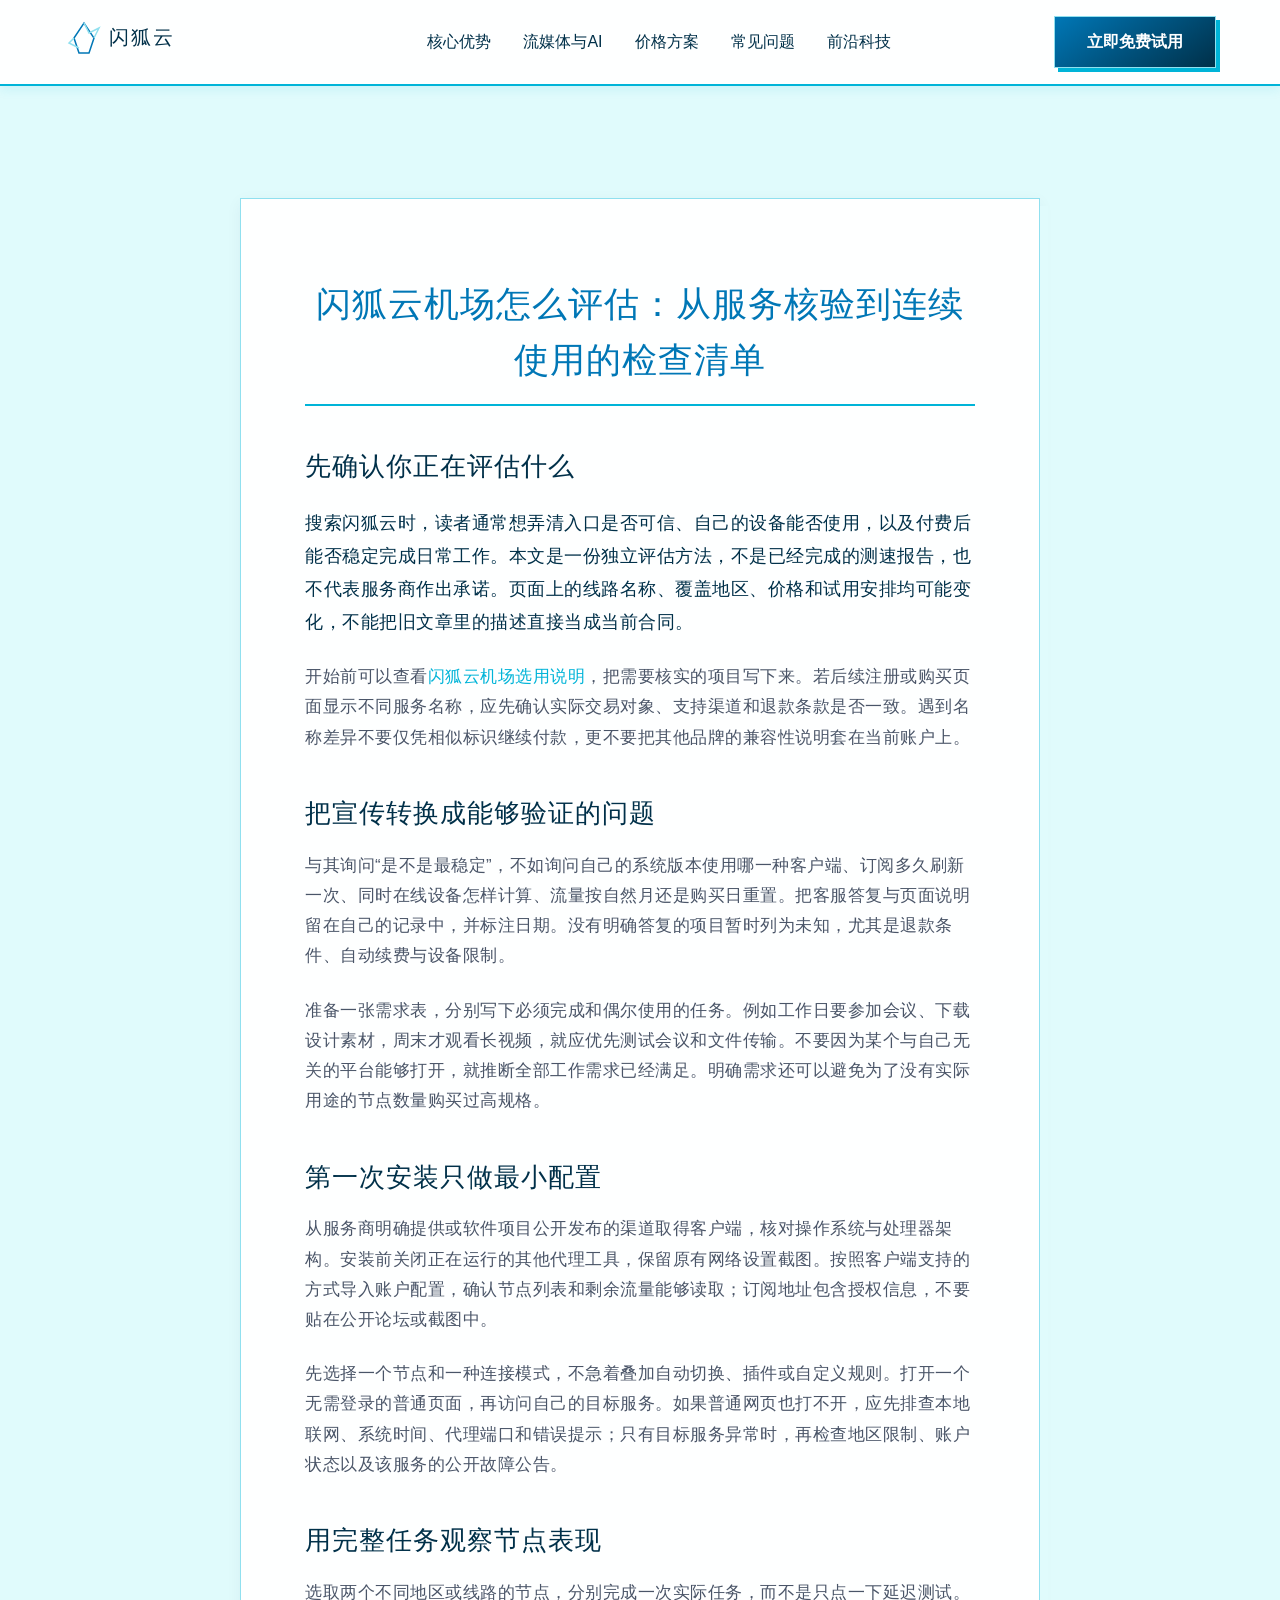
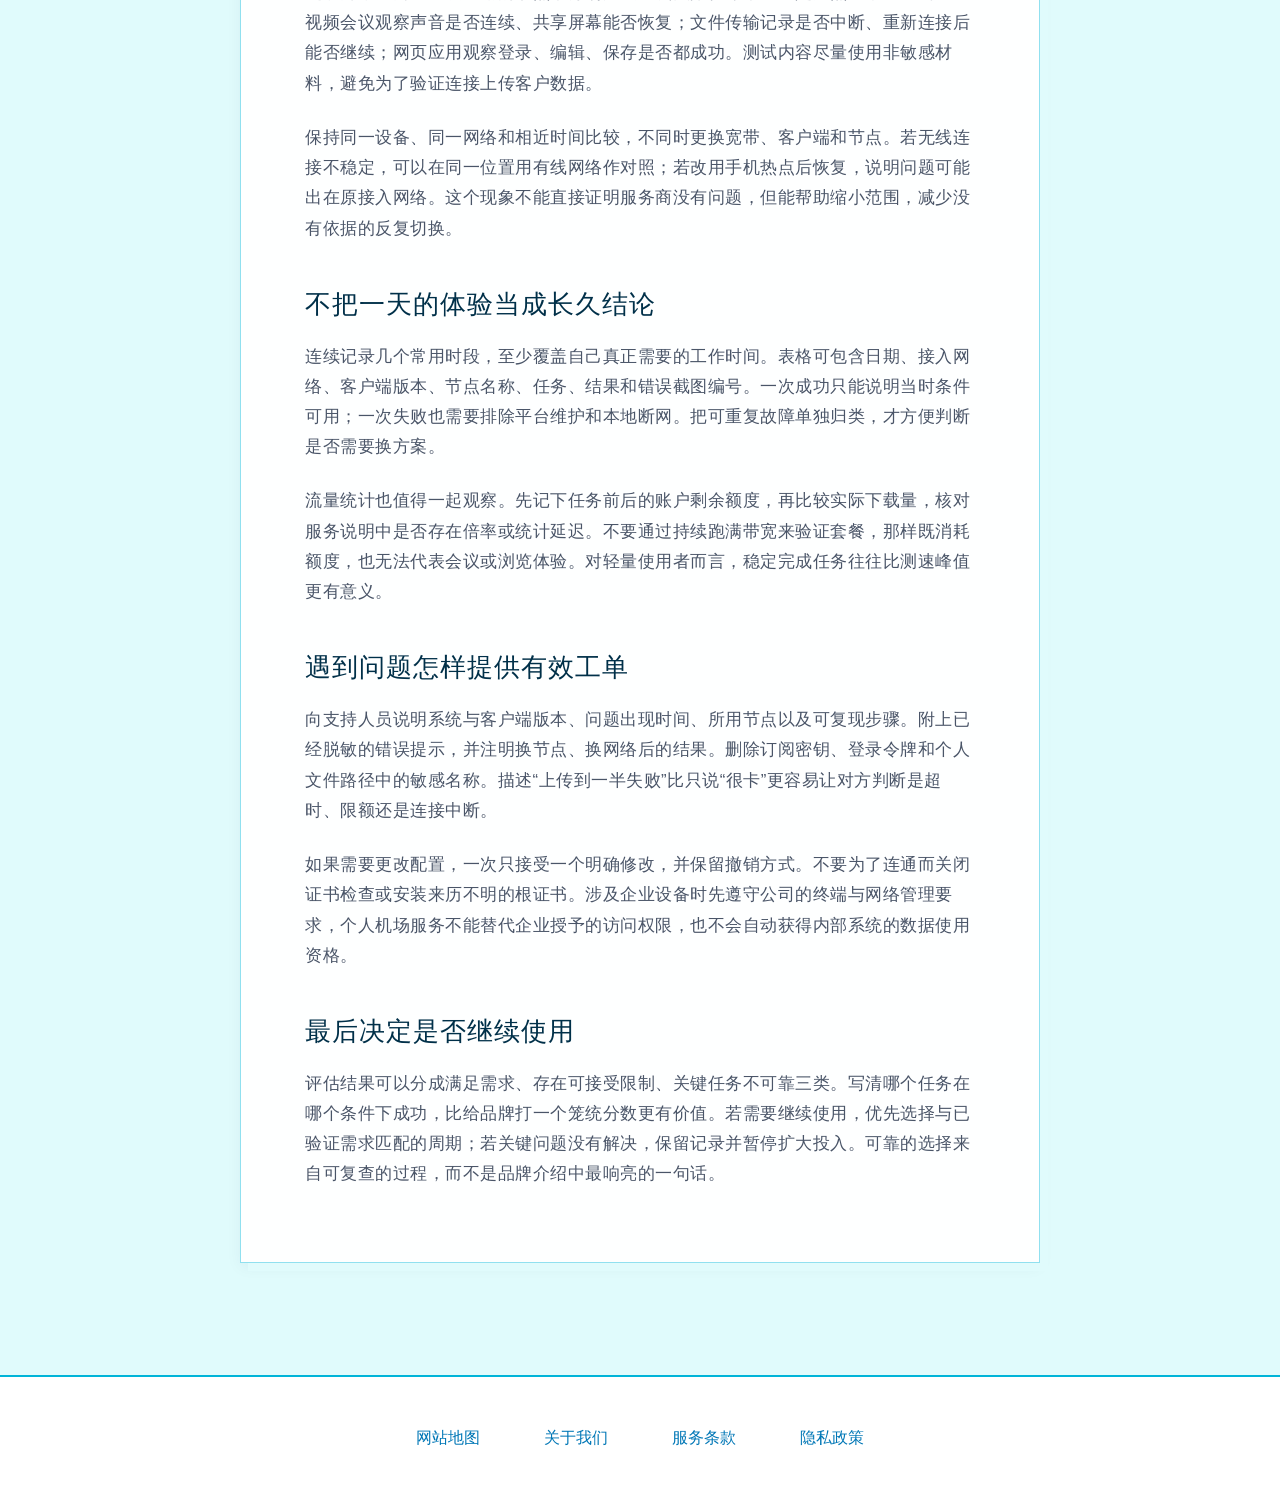
<file: shanhucloud-tech.html>
<!DOCTYPE html>

<html lang="zh-CN">
<head>
<meta charset="utf-8"/>
<meta content="width=device-width, initial-scale=1.0" name="viewport"/>
<title>闪狐云机场怎么评估：从服务核验到连续使用的检查清单</title>
<meta content="闪狐云机场怎么评估：从服务核验到连续使用的检查清单。通过场景拆解、可执行检查与结果判断，区分配置、链路与服务问题，避免凭单次测速或宣传承诺作结论。" name="description"/>
<link href="style.css" rel="stylesheet"/>
</head>
<body>
<div class="wrapper">
<header>
<div class="logo">
<!-- Ice Crystal Fox Fractal SVG -->
<svg height="40" viewbox="0 0 120 40" width="120" xmlns="http://www.w3.org/2000/svg">
<path d="M10,20 L20,5 L30,20 L25,35 L15,35 Z" fill="none" stroke="#0077b6" stroke-width="1.5"></path>
<path d="M20,5 L25,15 L35,10 L30,20" fill="none" stroke="#90e0ef" stroke-width="1.5"></path>
<path d="M10,20 L5,25 L15,30" fill="none" stroke="#90e0ef" stroke-width="1.5"></path>
<text fill="#003049" font-family="'PingFang SC', sans-serif" font-size="20" font-weight="300" letter-spacing="2" x="45" y="26">闪狐云</text>
</svg>
</div>
<nav>
<ul>
<li><a href="index.html#features">核心优势</a></li>
<li><a href="index.html#streaming">流媒体与AI</a></li>
<li><a href="index.html#pricing">价格方案</a></li>
<li><a href="index.html#faq">常见问题</a></li>
<li><a href="blog.html">前沿科技</a></li>
</ul>
</nav>
<div class="header-cta">
<a class="btn btn-primary" href="https://ww012.twilightaff.com/#/?code=A56DH1Af" rel="nofollow" target="_blank">立即免费试用</a>
</div>
</header>
<main class="article-container">
<article class="seo-article"><h1>闪狐云机场怎么评估：从服务核验到连续使用的检查清单</h1><div data-swc-article-body="2026-11-16"><h2>先确认你正在评估什么</h2>
<p>搜索闪狐云时，读者通常想弄清入口是否可信、自己的设备能否使用，以及付费后能否稳定完成日常工作。本文是一份独立评估方法，不是已经完成的测速报告，也不代表服务商作出承诺。页面上的线路名称、覆盖地区、价格和试用安排均可能变化，不能把旧文章里的描述直接当成当前合同。</p>
<p>开始前可以查看<a href="https://shanhucloud.sbs/">闪狐云机场选用说明</a>，把需要核实的项目写下来。若后续注册或购买页面显示不同服务名称，应先确认实际交易对象、支持渠道和退款条款是否一致。遇到名称差异不要仅凭相似标识继续付款，更不要把其他品牌的兼容性说明套在当前账户上。</p>
<h2>把宣传转换成能够验证的问题</h2>
<p>与其询问“是不是最稳定”，不如询问自己的系统版本使用哪一种客户端、订阅多久刷新一次、同时在线设备怎样计算、流量按自然月还是购买日重置。把客服答复与页面说明留在自己的记录中，并标注日期。没有明确答复的项目暂时列为未知，尤其是退款条件、自动续费与设备限制。</p>
<p>准备一张需求表，分别写下必须完成和偶尔使用的任务。例如工作日要参加会议、下载设计素材，周末才观看长视频，就应优先测试会议和文件传输。不要因为某个与自己无关的平台能够打开，就推断全部工作需求已经满足。明确需求还可以避免为了没有实际用途的节点数量购买过高规格。</p>
<h2>第一次安装只做最小配置</h2>
<p>从服务商明确提供或软件项目公开发布的渠道取得客户端，核对操作系统与处理器架构。安装前关闭正在运行的其他代理工具，保留原有网络设置截图。按照客户端支持的方式导入账户配置，确认节点列表和剩余流量能够读取；订阅地址包含授权信息，不要贴在公开论坛或截图中。</p>
<p>先选择一个节点和一种连接模式，不急着叠加自动切换、插件或自定义规则。打开一个无需登录的普通页面，再访问自己的目标服务。如果普通网页也打不开，应先排查本地联网、系统时间、代理端口和错误提示；只有目标服务异常时，再检查地区限制、账户状态以及该服务的公开故障公告。</p>
<h2>用完整任务观察节点表现</h2>
<p>选取两个不同地区或线路的节点，分别完成一次实际任务，而不是只点一下延迟测试。视频会议观察声音是否连续、共享屏幕能否恢复；文件传输记录是否中断、重新连接后能否继续；网页应用观察登录、编辑、保存是否都成功。测试内容尽量使用非敏感材料，避免为了验证连接上传客户数据。</p>
<p>保持同一设备、同一网络和相近时间比较，不同时更换宽带、客户端和节点。若无线连接不稳定，可以在同一位置用有线网络作对照；若改用手机热点后恢复，说明问题可能出在原接入网络。这个现象不能直接证明服务商没有问题，但能帮助缩小范围，减少没有依据的反复切换。</p>
<h2>不把一天的体验当成长久结论</h2>
<p>连续记录几个常用时段，至少覆盖自己真正需要的工作时间。表格可包含日期、接入网络、客户端版本、节点名称、任务、结果和错误截图编号。一次成功只能说明当时条件可用；一次失败也需要排除平台维护和本地断网。把可重复故障单独归类，才方便判断是否需要换方案。</p>
<p>流量统计也值得一起观察。先记下任务前后的账户剩余额度，再比较实际下载量，核对服务说明中是否存在倍率或统计延迟。不要通过持续跑满带宽来验证套餐，那样既消耗额度，也无法代表会议或浏览体验。对轻量使用者而言，稳定完成任务往往比测速峰值更有意义。</p>
<h2>遇到问题怎样提供有效工单</h2>
<p>向支持人员说明系统与客户端版本、问题出现时间、所用节点以及可复现步骤。附上已经脱敏的错误提示，并注明换节点、换网络后的结果。删除订阅密钥、登录令牌和个人文件路径中的敏感名称。描述“上传到一半失败”比只说“很卡”更容易让对方判断是超时、限额还是连接中断。</p>
<p>如果需要更改配置，一次只接受一个明确修改，并保留撤销方式。不要为了连通而关闭证书检查或安装来历不明的根证书。涉及企业设备时先遵守公司的终端与网络管理要求，个人机场服务不能替代企业授予的访问权限，也不会自动获得内部系统的数据使用资格。</p>
<h2>最后决定是否继续使用</h2>
<p>评估结果可以分成满足需求、存在可接受限制、关键任务不可靠三类。写清哪个任务在哪个条件下成功，比给品牌打一个笼统分数更有价值。若需要继续使用，优先选择与已验证需求匹配的周期；若关键问题没有解决，保留记录并暂停扩大投入。可靠的选择来自可复查的过程，而不是品牌介绍中最响亮的一句话。</p></div></article>
</main>
<footer>
<a href="sitemap.html">网站地图</a>
<a href="about.html">关于我们</a>
<a href="terms.html">服务条款</a>
<a href="privacy.html">隐私政策</a>
</footer>
</div>
</body>
</html>
</file>
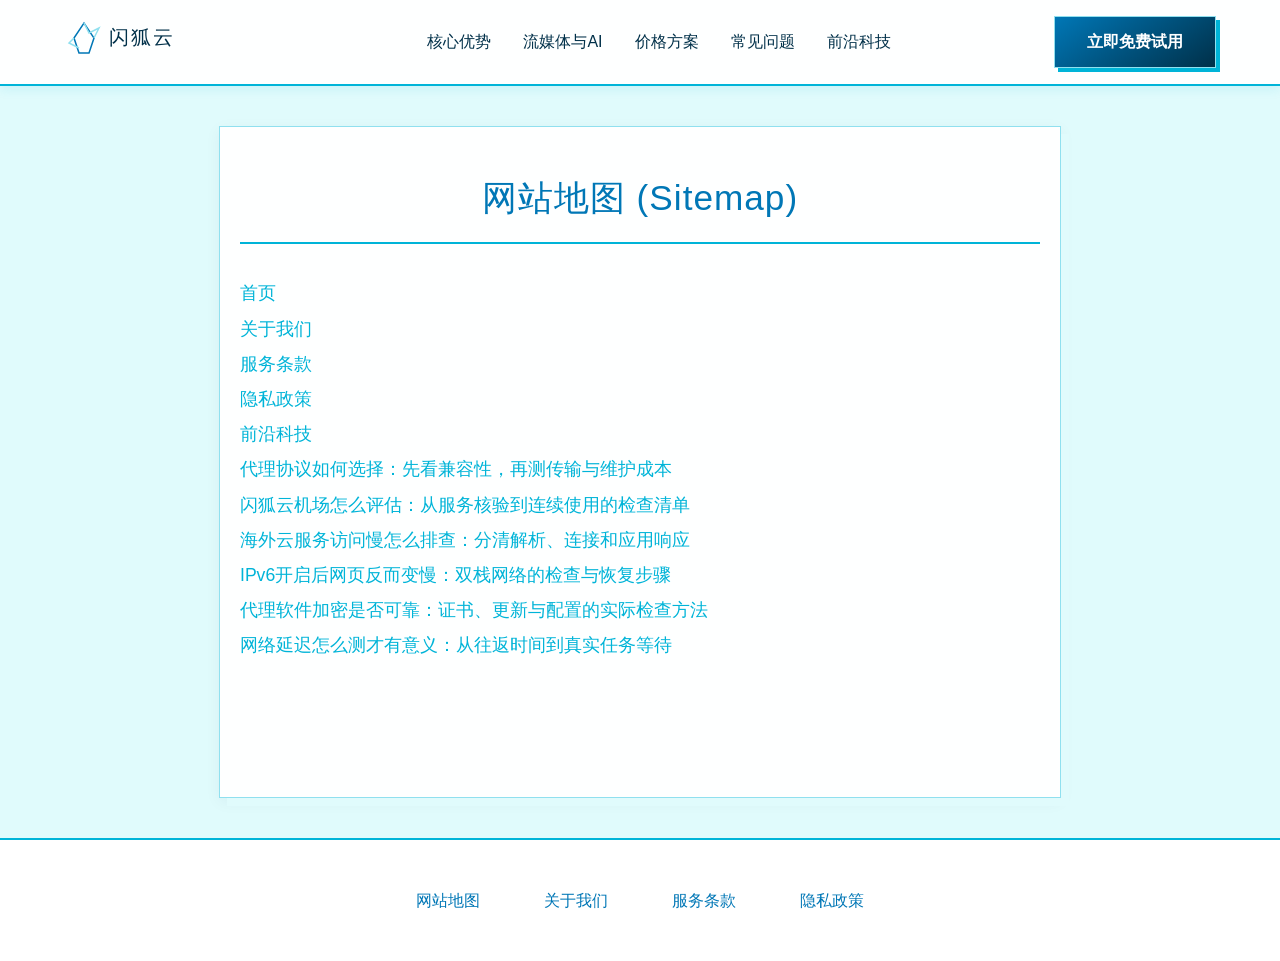
<file: sitemap.html>
<!DOCTYPE html>

<html lang="zh-CN">
<head>
<meta charset="utf-8"/>
<meta content="width=device-width, initial-scale=1.0" name="viewport"/>
<link href="style.css" rel="stylesheet"/>
<title>网站地图 - 闪狐云</title>
</head>
<body>
<header>
<div class="logo">
<!-- Ice Crystal Fox Fractal SVG -->
<svg aria-label="Graphic" height="40" role="img" viewbox="0 0 120 40" width="120" xmlns="http://www.w3.org/2000/svg">
<path d="M10,20 L20,5 L30,20 L25,35 L15,35 Z" fill="none" stroke="#0077b6" stroke-width="1.5"></path>
<path d="M20,5 L25,15 L35,10 L30,20" fill="none" stroke="#90e0ef" stroke-width="1.5"></path>
<path d="M10,20 L5,25 L15,30" fill="none" stroke="#90e0ef" stroke-width="1.5"></path>
<text fill="#003049" font-family="'PingFang SC', sans-serif" font-size="20" font-weight="300" letter-spacing="2" x="45" y="26">闪狐云</text>
</svg>
</div>
<nav>
<ul>
<li><a href="#features">核心优势</a></li>
<li><a href="#streaming">流媒体与AI</a></li>
<li><a href="#pricing">价格方案</a></li>
<li><a href="#faq">常见问题</a></li>
<li><a href="blog.html">前沿科技</a></li>
</ul>
</nav>
<div class="header-cta">
<a class="btn btn-primary" href="https://ww012.twilightaff.com/#/?code=A56DH1Af" rel="nofollow" target="_blank">立即免费试用</a>
</div>
</header>
<main class="article-container seo-article subpage-container" style="max-width: 800px; margin: 40px auto; padding: 20px;">
<h1>网站地图 (Sitemap)</h1>
<ul style="list-style: none; padding: 0; font-size: 1.1rem; line-height: 2;">
<li><a href="index.html">首页</a></li>
<li><a href="about.html">关于我们</a></li>
<li><a href="terms.html">服务条款</a></li>
<li><a href="privacy.html">隐私政策</a></li>
<li><a href="blog.html">前沿科技</a></li>
<li><a href="next-gen-protocols.html">代理协议如何选择：先看兼容性，再测传输与维护成本</a></li>
<li><a href="shanhucloud-tech.html">闪狐云机场怎么评估：从服务核验到连续使用的检查清单</a></li>
<li><a href="cloud-computing-network.html">海外云服务访问慢怎么排查：分清解析、连接和应用响应</a></li>
<li><a href="ipv6-deployment.html">IPv6开启后网页反而变慢：双栈网络的检查与恢复步骤</a></li>
<li><a href="encryption-standards.html">代理软件加密是否可靠：证书、更新与配置的实际检查方法</a></li>
<li><a href="latency-analysis.html">网络延迟怎么测才有意义：从往返时间到真实任务等待</a></li>
</ul>
</main>
<footer>
<a href="sitemap.html">网站地图</a>
<a href="about.html">关于我们</a>
<a href="terms.html">服务条款</a>
<a href="privacy.html">隐私政策</a>
</footer>
</body>
</html>
</file>
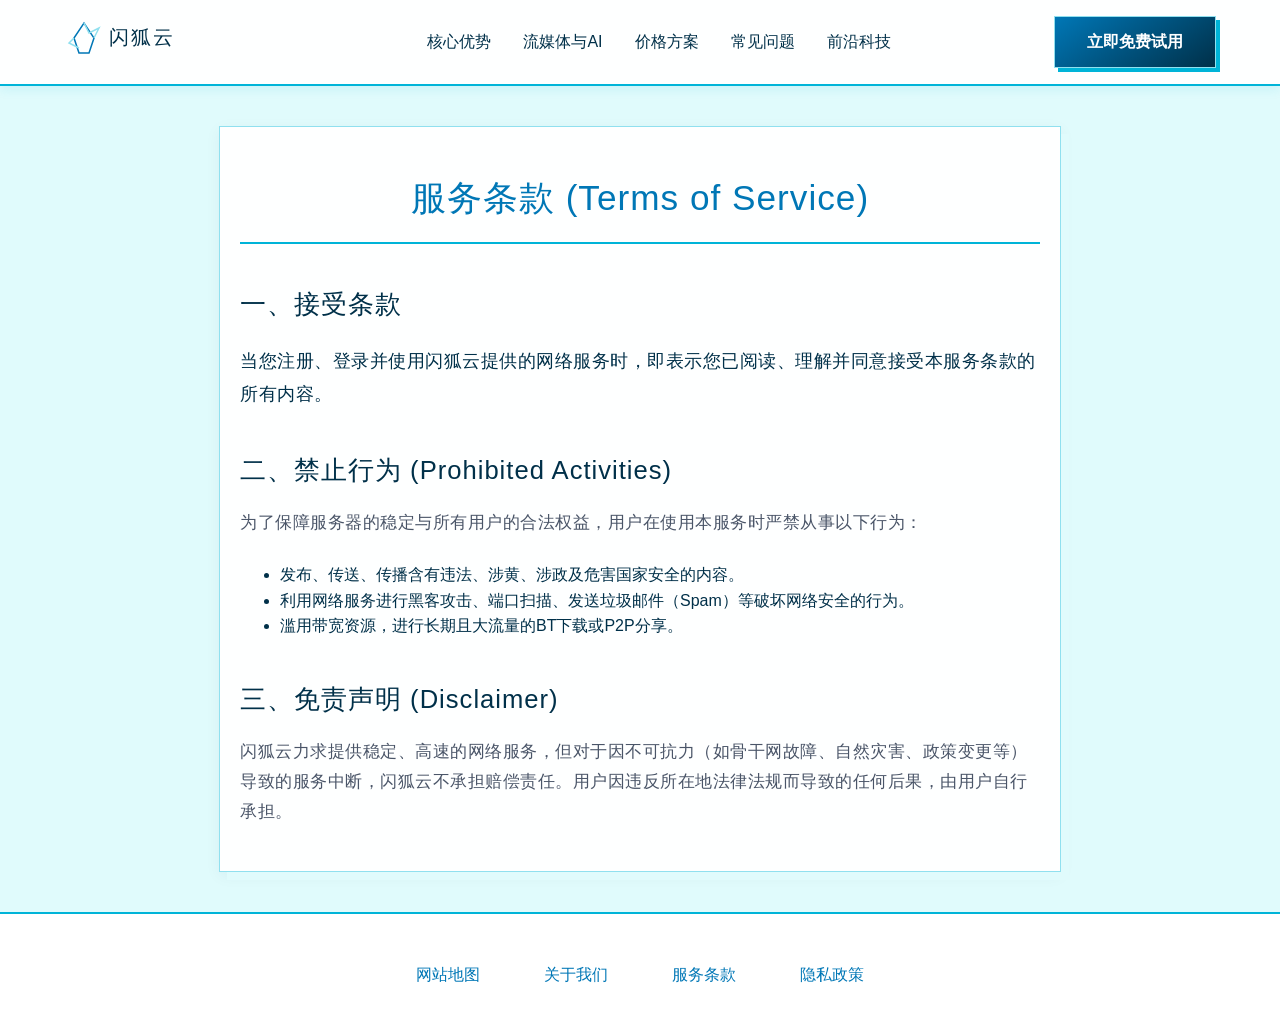
<file: terms.html>
<!DOCTYPE html>
<html lang="zh-CN">
<head>
<meta charset="UTF-8">
<meta name="viewport" content="width=device-width, initial-scale=1.0">
<link rel="stylesheet" href="style.css">
<title>服务条款 - 闪狐云</title>
</head>
<body>
<header>
        <div class="logo">
            <!-- Ice Crystal Fox Fractal SVG -->
            <svg role="img" aria-label="Graphic" width="120" height="40" viewBox="0 0 120 40" xmlns="http://www.w3.org/2000/svg">
                <path d="M10,20 L20,5 L30,20 L25,35 L15,35 Z" fill="none" stroke="#0077b6" stroke-width="1.5" />
                <path d="M20,5 L25,15 L35,10 L30,20" fill="none" stroke="#90e0ef" stroke-width="1.5" />
                <path d="M10,20 L5,25 L15,30" fill="none" stroke="#90e0ef" stroke-width="1.5" />
                <text x="45" y="26" font-family="'PingFang SC', sans-serif" font-size="20" font-weight="300" fill="#003049" letter-spacing="2">闪狐云</text>
            </svg>
        </div>
        <nav>
            <ul>
                <li><a href="#features">核心优势</a></li>
                <li><a href="#streaming">流媒体与AI</a></li>
                <li><a href="#pricing">价格方案</a></li>
                <li><a href="#faq">常见问题</a></li>
                <li><a href="blog.html">前沿科技</a></li>
            </ul>
        </nav>
        <div class="header-cta">
            <a href="https://ww012.twilightaff.com/#/?code=A56DH1Af" rel="nofollow" target="_blank" class="btn btn-primary">立即免费试用</a>
        </div>
    </header>
<main class="article-container seo-article subpage-container" style="max-width: 800px; margin: 40px auto; padding: 20px;">
<h1>服务条款 (Terms of Service)</h1>
<h2>一、接受条款</h2><p>当您注册、登录并使用闪狐云提供的网络服务时，即表示您已阅读、理解并同意接受本服务条款的所有内容。</p>
<h2>二、禁止行为 (Prohibited Activities)</h2><p>为了保障服务器的稳定与所有用户的合法权益，用户在使用本服务时严禁从事以下行为：</p><ul><li>发布、传送、传播含有违法、涉黄、涉政及危害国家安全的内容。</li><li>利用网络服务进行黑客攻击、端口扫描、发送垃圾邮件（Spam）等破坏网络安全的行为。</li><li>滥用带宽资源，进行长期且大流量的BT下载或P2P分享。</li></ul>
<h2>三、免责声明 (Disclaimer)</h2><p>闪狐云力求提供稳定、高速的网络服务，但对于因不可抗力（如骨干网故障、自然灾害、政策变更等）导致的服务中断，闪狐云不承担赔偿责任。用户因违反所在地法律法规而导致的任何后果，由用户自行承担。</p>
</main>
<footer>
        <a href="sitemap.html">网站地图</a>
        <a href="about.html">关于我们</a>
        <a href="terms.html">服务条款</a>
        <a href="privacy.html">隐私政策</a>
    </footer>
</body>
</html>
</file>
<file: style.css>
﻿:root {
  --blue-dark: #003049;
  --blue-primary: #0077b6;
  --blue-light: #90e0ef;
  --white-pure: #ffffff;
  --ice-bg: #e0fbfc;
  --silver-metal: #adb5bd;
  --border-hard: #00b4d8;
}

body {
  font-family: 'PingFang SC', 'Microsoft YaHei', sans-serif;
  margin: 0;
  padding: 0;
  background-color: var(--ice-bg);
  color: var(--blue-dark);
  line-height: 1.6;
}

/* Typography */
h1, h2, h3 {
  font-weight: 300;
  letter-spacing: 1px;
}

/* Buttons */
.btn {
  display: inline-flex;
  align-items: center;
  justify-content: center;
  background: linear-gradient(145deg, var(--white-pure), var(--silver-metal));
  color: var(--blue-dark);
  border: 1px solid var(--blue-primary);
  padding: 0.75rem 2rem;
  text-decoration: none;
  font-weight: 600;
  border-radius: 0; /* Sharp edges */
  box-shadow: 4px 4px 0 var(--border-hard);
  transition: all 0.2s ease-in-out;
}

.btn:hover {
  transform: translate(2px, 2px);
  box-shadow: 2px 2px 0 var(--border-hard);
}

.btn-primary {
  background: linear-gradient(145deg, var(--blue-primary), var(--blue-dark));
  color: var(--white-pure);
  border: 1px solid var(--blue-light);
}

/* Layout */
.wrapper {
  display: grid;
  grid-template-columns: 1fr;
  gap: 3rem;
}

/* Header */
header {
  position: sticky;
  top: 0;
  background: rgba(255, 255, 255, 0.95);
  backdrop-filter: blur(5px);
  border-bottom: 2px solid var(--border-hard);
  z-index: 1000;
  display: grid;
  grid-template-columns: 200px 1fr auto;
  align-items: center;
  padding: 1rem 4rem;
  box-shadow: 0 4px 10px rgba(0,180,216,0.1);
}

nav ul {
  display: grid;
  grid-auto-flow: column;
  gap: 2rem;
  list-style: none;
  margin: 0;
  padding: 0;
  justify-content: center;
}

nav a {
  text-decoration: none;
  color: var(--blue-dark);
  font-weight: 500;
  position: relative;
}

nav a:hover::after {
  content: '';
  position: absolute;
  bottom: -4px;
  left: 0;
  width: 100%;
  height: 2px;
  background: var(--blue-primary);
}

/* Sections */
section {
  padding: 4rem;
  display: grid;
  grid-template-columns: 1fr;
  gap: 2rem;
  max-width: 1400px;
  margin: 0 auto;
  width: 100%;
  box-sizing: border-box;
}

.split-screen {
  display: grid;
  grid-template-columns: 1fr 1fr;
  gap: 4rem;
  align-items: center;
}

.section-title {
  grid-column: 1 / -1;
  text-align: center;
  font-size: 2.5rem;
  border-bottom: 2px solid var(--border-hard);
  padding-bottom: 1rem;
  margin-bottom: 2rem;
}

/* Grids */
.grid-3 { display: grid; grid-template-columns: repeat(3, 1fr); gap: 2rem; }
.grid-4 { display: grid; grid-template-columns: repeat(4, 1fr); gap: 2rem; }

/* Cards */
.card {
  background: var(--white-pure);
  border: 1px solid var(--border-hard);
  padding: 2rem;
  box-shadow: 6px 6px 0 var(--blue-light);
  display: grid;
  grid-template-rows: auto auto 1fr;
  gap: 1rem;
}

.card-icon {
  width: 48px;
  height: 48px;
  stroke: var(--blue-primary);
  stroke-width: 1;
  fill: none;
}

/* Pricing Special */
.pricing-card {
  text-align: center;
  border-top: 4px solid var(--border-hard);
}
.pricing-card.featured {
  border-top: 4px solid var(--blue-dark);
  transform: scale(1.05);
  box-shadow: 8px 8px 0 var(--silver-metal);
}
.price { font-size: 3rem; font-weight: bold; color: var(--blue-dark); }

/* FAQ */
.faq-item {
  background: var(--white-pure);
  border-left: 4px solid var(--blue-primary);
  padding: 1.5rem;
  margin-bottom: 1rem;
}

/* Footer */
footer {
  background: var(--white-pure);
  border-top: 2px solid var(--border-hard);
  padding: 3rem;
  display: grid;
  grid-template-columns: repeat(4, auto);
  justify-content: center;
  gap: 4rem;
}

footer a {
  color: var(--blue-primary);
  text-decoration: none;
}
footer a:hover { text-decoration: underline; }

.seo-article a, .seo-article a:visited { color: #00b4d8; }


/* Blog Card Grid Styles (Ice & Crystal Theme, Sharp Edges) */
.card-grid {
    display: grid;
    grid-template-columns: repeat(auto-fit, minmax(320px, 1fr));
    gap: 2rem;
}
.card {
    background: rgba(255, 255, 255, 0.9);
    backdrop-filter: blur(10px);
    border: 1px solid rgba(144, 224, 239, 0.5);
    border-radius: 0;
    padding: 2rem;
    box-shadow: 0 4px 15px rgba(0, 48, 73, 0.05);
    transition: all 0.3s ease;
    display: flex;
    flex-direction: column;
}
.card:hover {
    transform: translateY(-4px);
    box-shadow: 0 12px 25px rgba(0, 119, 182, 0.15);
    border-color: #00b4d8;
}
.card h3 {
    color: #003049;
    margin-bottom: 1rem;
    font-size: 1.2rem;
    line-height: 1.5;
    font-weight: 500;
}
.card p {
    color: #4a5568;
    margin-bottom: 1.5rem;
    font-size: 0.95rem;
    line-height: 1.6;
    flex-grow: 1;
}
.card .btn {
    align-self: flex-start;
    padding: 0.6rem 1.5rem;
    font-size: 0.95rem;
    text-decoration: none;
    border-radius: 0;
    background-color: #0077b6;
    color: #fff;
    transition: background-color 0.3s;
    border: none;
    cursor: pointer;
}
.card .btn:hover {
    background-color: #00b4d8;
}

/* SEO Article and Container Styles */
.article-container {
    max-width: 800px;
    margin: 4rem auto;
    padding: 0 2rem;
    min-height: 70vh;
}

.seo-article {
    background: rgba(255, 255, 255, 0.95);
    backdrop-filter: blur(10px);
    border: 1px solid var(--blue-light);
    padding: 3rem 4rem;
    box-shadow: 8px 8px 0 var(--ice-bg), 0 4px 15px rgba(0, 48, 73, 0.05);
    border-radius: 0; /* Sharp aesthetic */
}

.seo-article h1 {
    color: var(--blue-primary);
    font-size: 2.2rem;
    margin-bottom: 2rem;
    text-align: center;
    border-bottom: 2px solid var(--border-hard);
    padding-bottom: 1rem;
    font-weight: 300;
}

.seo-article h2 {
    color: var(--blue-dark);
    font-size: 1.6rem;
    margin-top: 2.5rem;
    margin-bottom: 1rem;
    font-weight: 400;
}

.seo-article h3 {
    color: var(--blue-primary);
    font-size: 1.3rem;
    margin-top: 2rem;
    margin-bottom: 0.8rem;
    font-weight: 400;
}

.seo-article p {
    color: #4a5568;
    font-size: 1.05rem;
    line-height: 1.8;
    margin-bottom: 1.5rem;
    letter-spacing: 0.5px;
}

.seo-article p:first-of-type {
    font-size: 1.15rem;
    color: var(--blue-dark);
}

.seo-article a {
    color: var(--border-hard);
    text-decoration: none;
    border-bottom: 1px solid transparent;
    transition: all 0.3s ease;
}

.seo-article a:hover {
    color: var(--blue-primary);
    border-bottom-color: var(--blue-primary);
}

/* Global Link Override to prevent default browser blue/purple */
a { color: #00b4d8; text-decoration: none; }

a:hover { filter: brightness(1.2); }


/* Universal Mobile Nav Fix */
@media (max-width: 991px) {
    header, .top-header, .sticky-nav {
        flex-direction: column !important;
        height: auto !important;
        padding: 15px 10px !important;
    }
    .main-nav, nav, .nav-links, .nav-links ul, nav ul {
        display: flex !important;
        flex-wrap: wrap !important;
        justify-content: center !important;
        gap: 12px !important;
        width: 100% !important;
        margin: 10px 0 !important;
        padding: 0 !important;
    }
    .main-nav a, nav a, .nav-links a {
        font-size: 0.95rem !important;
        padding: 5px !important;
        margin: 0 !important;
    }
    .cta-btn, .nav-cta, .btn, .primary-btn, .primary-cta {
        margin-top: 5px !important;
        width: auto !important;
    }
}
</file>
